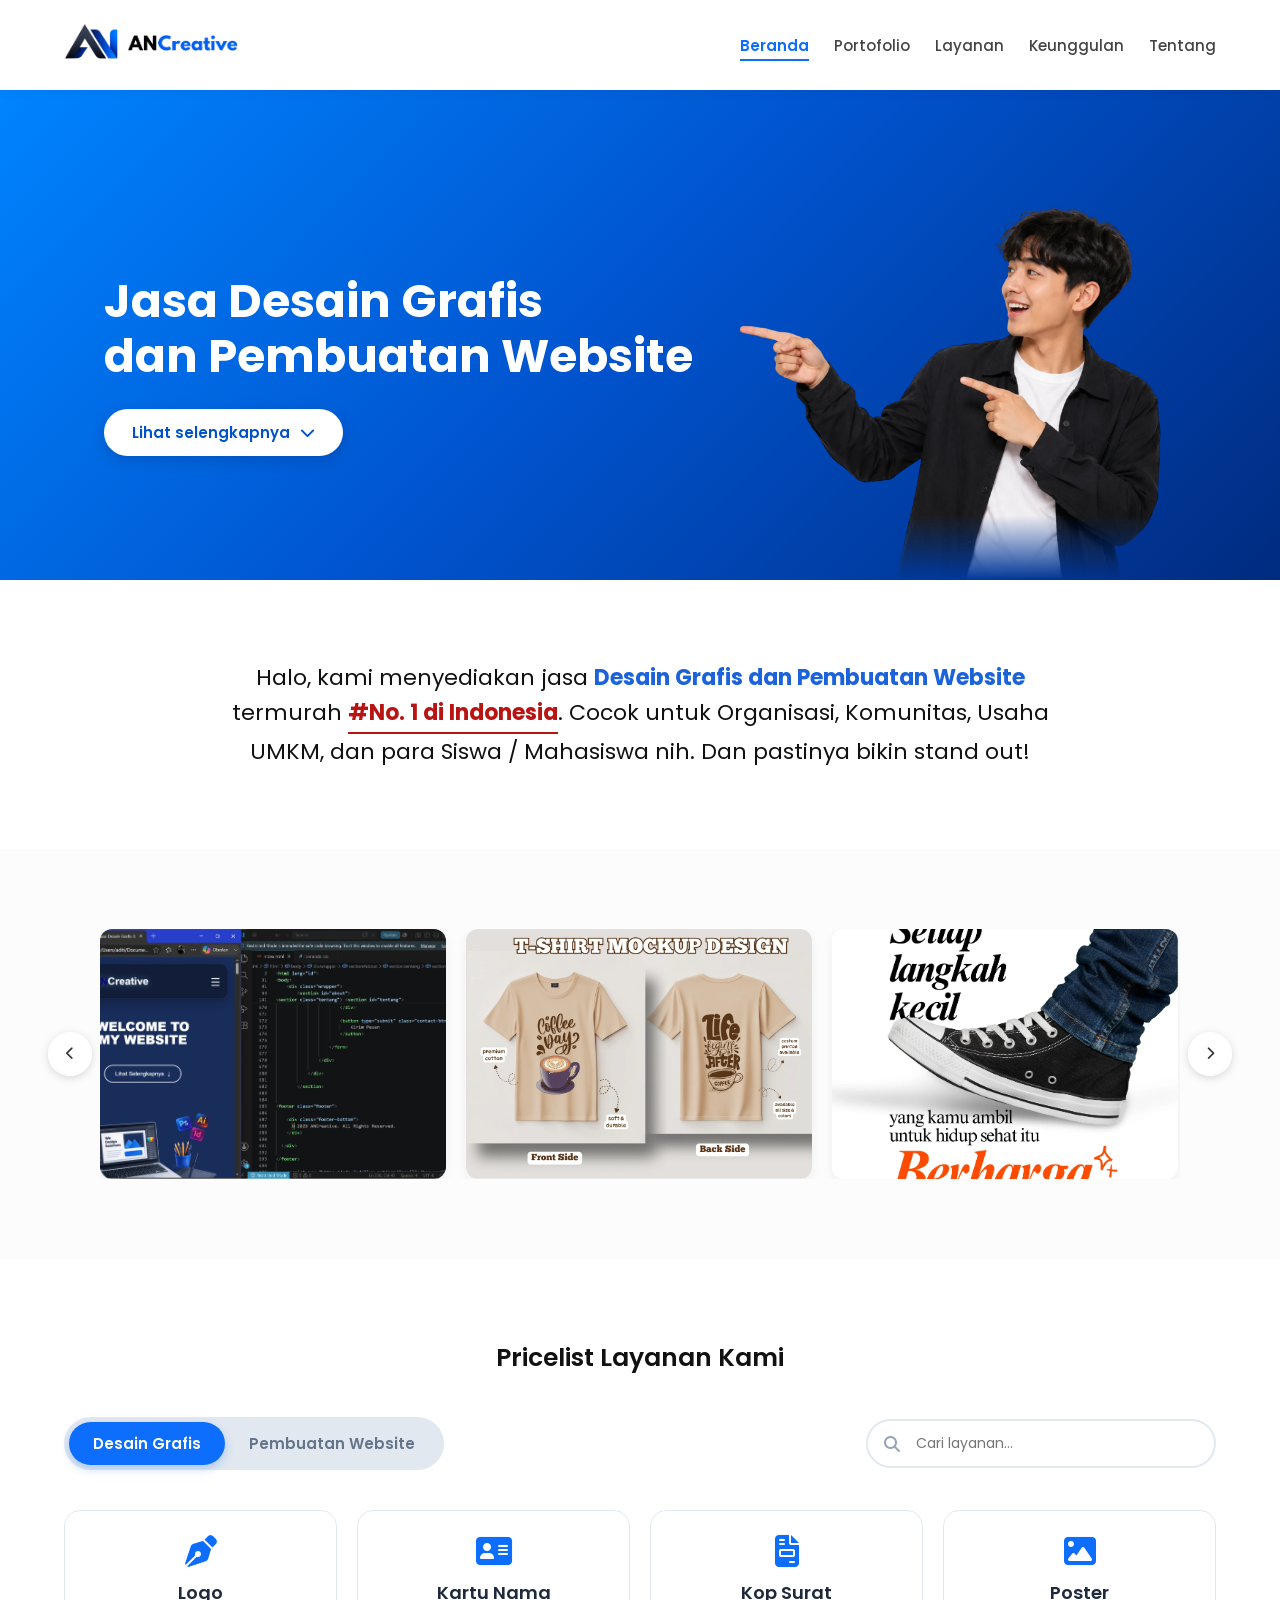
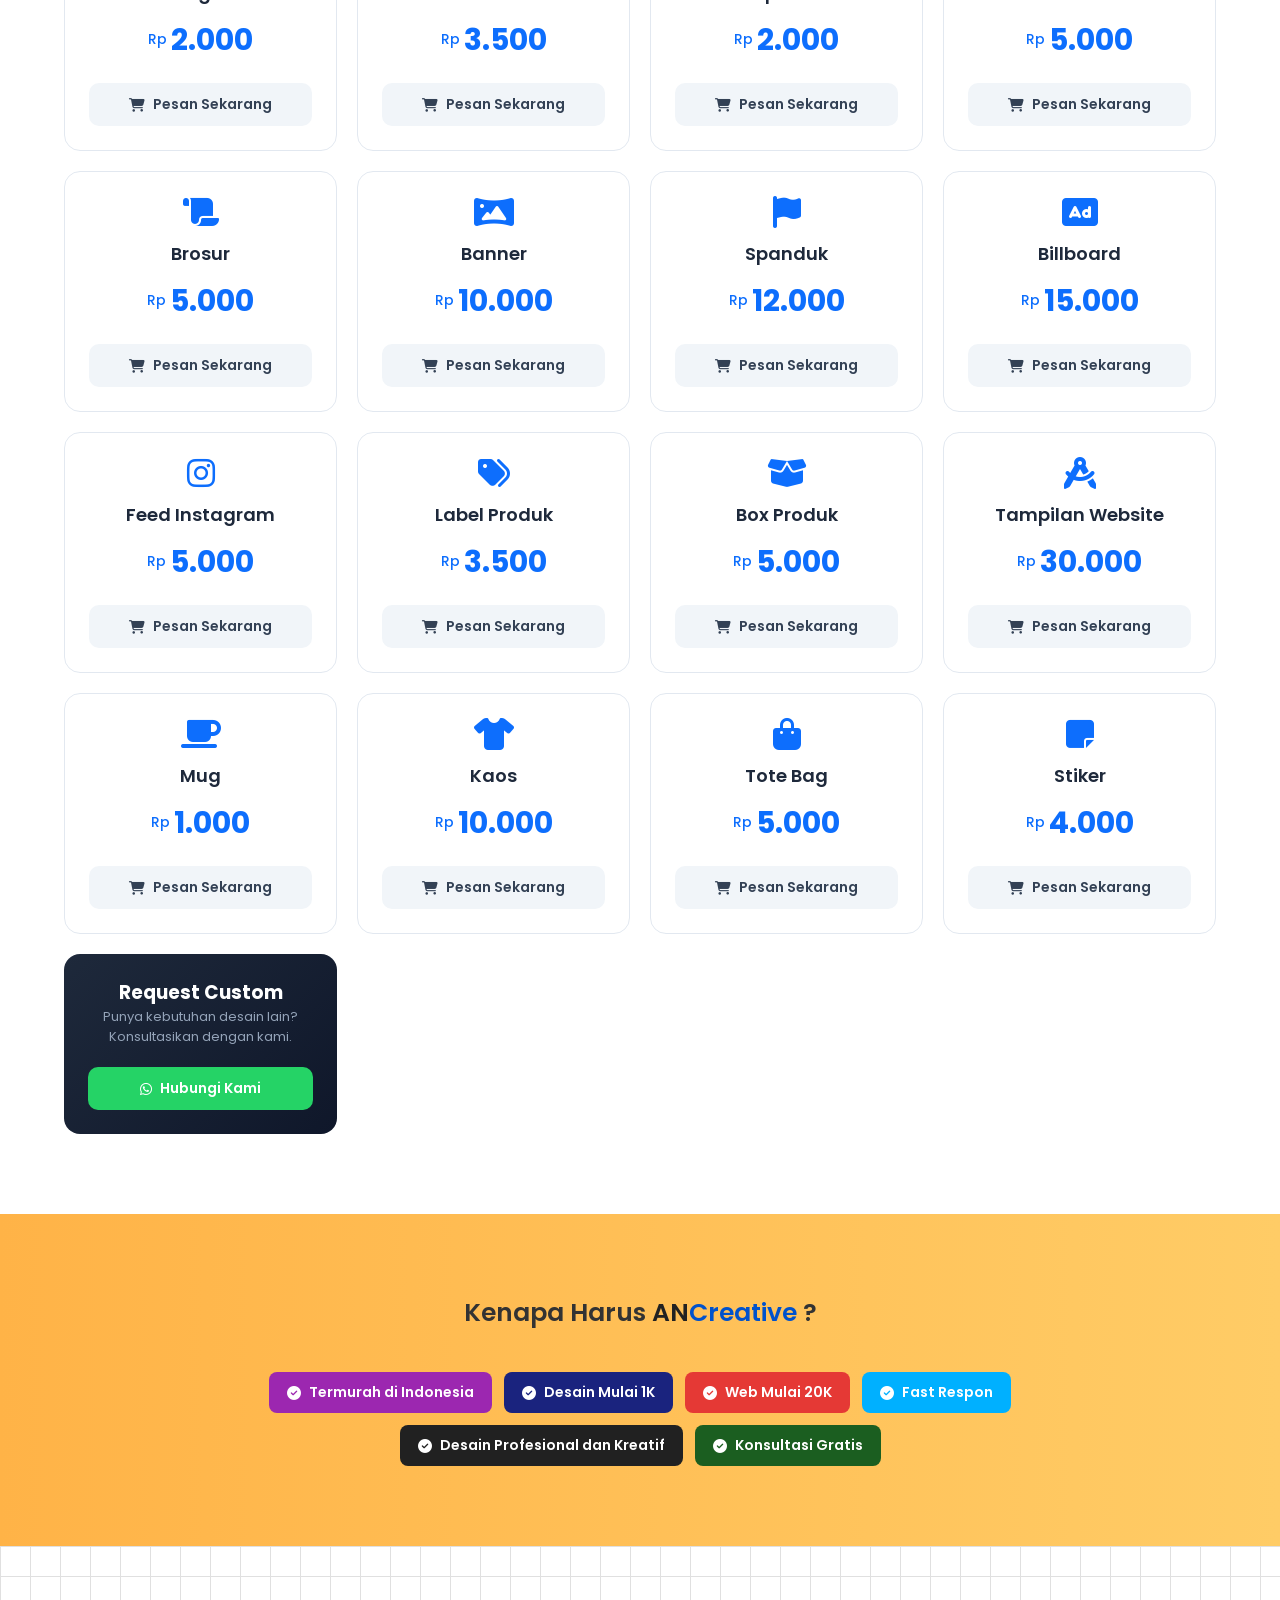
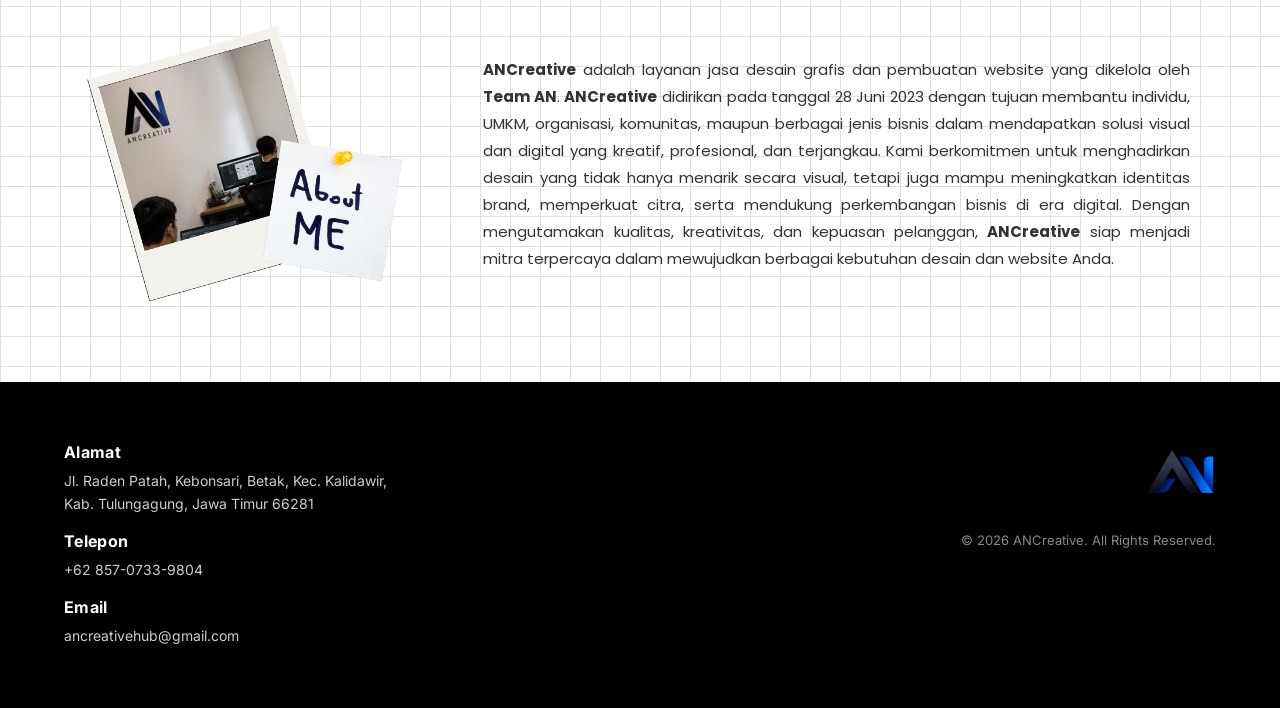
<file: index.html>
<!DOCTYPE html>
<html lang="id">
<head>
    <meta charset="UTF-8">
    <meta name="viewport" content="width=device-width, initial-scale=1.0">
    
    <title>ANCreative - Jasa Desain Grafis & Pembuatan Website Murah No. 1</title>
    <meta name="description" content="Jasa desain grafis dan pembuatan website termurah #No. 1 di Indonesia. Melayani pembuatan logo, poster, banner, landing page, dan web profile profesional untuk UMKM dan mahasiswa.">
    <meta name="keywords" content="jasa desain grafis, pembuatan website, desain logo murah, website umkm, ancreative, indonesia, website sekolah, landing page, tulungagung">
    <meta name="robots" content="index, follow">
    <meta name="author" content="ANCreative Team">
    
    <meta property="og:type" content="website">
    <meta property="og:title" content="ANCreative - Jasa Desain Grafis & Pembuatan Website Murah">
    <meta property="og:description" content="Solusi visual dan digital kreatif, profesional, dan terjangkau untuk UMKM, organisasi, dan mahasiswa.">
    <meta property="og:url" content="https://ancreative.vercel.app"> 
    <meta property="og:image" content="logo ANCreative.webp">
    <meta property="og:locale" content="id_ID">

    <meta name="twitter:card" content="summary_large_image">
    <meta name="twitter:title" content="ANCreative - Jasa Desain Grafis & Pembuatan Website Murah">
    <meta name="twitter:description" content="Solusi visual dan digital kreatif, profesional, dan terjangkau untuk UMKM, organisasi, dan mahasiswa.">
    <meta name="twitter:image" content="logo ANCreative.webp">

    <link rel="canonical" href="https://ancreative.vercel.app">

    <link rel="preconnect" href="https://fonts.googleapis.com">
    <link rel="preconnect" href="https://fonts.gstatic.com" crossorigin>
    <link href="https://fonts.googleapis.com/css2?family=Poppins:wght@300;400;500;600;700&family=Inter:wght@400;700&family=Schoolbell&display=swap" rel="stylesheet">
    
    <link rel="stylesheet" href="https://cdnjs.cloudflare.com/ajax/libs/font-awesome/6.4.0/css/all.min.css" integrity="sha512-iecdLmaskl7CVkqkXNQ/ZH/XLlvWZOJyj7Yy7tcenmpD1ypASozpmT/E0iPtmFIB46ZmdtAc9eNBvH0H/ZpiBw==" crossorigin="anonymous" referrerpolicy="no-referrer" media="print" onload="this.media='all'">
    <link rel="stylesheet" href="beranda.css">

    <script type="application/ld+json">
    {
      "@context": "https://schema.org",
      "@type": "LocalBusiness",
      "name": "ANCreative",
      "image": "https://ancreative.vercel.app/logo%20ANCreative.webp",
      "description": "Jasa desain grafis dan pembuatan website termurah #No. 1 di Indonesia.",
      "url": "https://ancreative.vercel.app",
      "telephone": "+6285707339804",
      "address": {
        "@type": "PostalAddress",
        "streetAddress": "Jl. Raden Patah, Kebonsari, Betak, Kec. Kalidawir",
        "addressLocality": "Tulungagung",
        "addressRegion": "Jawa Timur",
        "postalCode": "66281",
        "addressCountry": "ID"
      },
      "priceRange": "RP"
    }
    </script>
</head>

<body>

    <header>
        <nav class="navbar" aria-label="Navigasi Utama">
            <div class="nav-container">
                <div class="logo">
                    <img src="logo ANCreative.webp" alt="ANCreative Logo" class="logo-img" width="150" height="50" decoding="sync">
                </div>
                <button class="menu-toggle" id="mobile-menu" aria-label="Buka Menu Navigasi" aria-expanded="false" aria-controls="nav-menu">
                    <span class="bar"></span>
                    <span class="bar"></span>
                    <span class="bar"></span>
                </button>
                <ul class="nav-menu" id="nav-menu">
                    <li><a href="#beranda" class="nav-link active">Beranda</a></li>
                    <li><a href="#portofolio" class="nav-link">Portofolio</a></li>
                    <li><a href="#layanan" class="nav-link">Layanan</a></li>
                    <li><a href="#keunggulan" class="nav-link">Keunggulan</a></li>
                    <li><a href="#tentang" class="nav-link">Tentang</a></li>
                </ul>
            </div>
        </nav>
    </header>

    <main>
        <section id="beranda" class="hero page-section">
            <div class="hero-container">
                <div class="hero-content">
                    <h1>Jasa Desain Grafis<br>dan Pembuatan Website</h1>
                    <a href="#portofolio" class="btn-cta">
                        Lihat selengkapnya <i class="fas fa-chevron-down"></i>
                    </a>
                </div>
                <div class="hero-image">
                    <img src="Orang.webp" alt="Model ANCreative menunjuk ke arah teks layanan" fetchpriority="high" decoding="sync" width="450" height="450">
                </div>
            </div>
        </section>

        <section class="intro scroll-animate fade-up">
            <p>
                Halo, kami menyediakan jasa <span class="highlight-blue">Desain Grafis dan Pembuatan Website</span> 
                termurah <span class="highlight-red-underline">#No. 1 di Indonesia</span>. Cocok untuk Organisasi, Komunitas, 
                Usaha UMKM, dan para Siswa / Mahasiswa nih. Dan pastinya bikin stand out!
            </p>
        </section>

        <section id="portofolio" class="portfolio-slider scroll-animate scale-up page-section">
            <div class="slider-container">
                <button class="slider-btn prev-btn" aria-label="Slide Sebelumnya"><i class="fas fa-chevron-left"></i></button>
                <div class="slider-wrapper">
                    <div class="slider-track">
                        <div class="slider-item"><img src="porto1.webp" alt="Portofolio Desain Grafis ANCreative 1" loading="lazy" decoding="async" width="360" height="250"></div>
                        <div class="slider-item"><img src="porto2.webp" alt="Portofolio Pembuatan Website ANCreative 2" loading="lazy" decoding="async" width="360" height="250"></div>
                        <div class="slider-item"><img src="porto3.webp" alt="Portofolio Kreatif ANCreative 3" loading="lazy" decoding="async" width="360" height="250"></div>
                        <div class="slider-item"><img src="porto4.webp" alt="Portofolio Digital ANCreative 4" loading="lazy" decoding="async" width="360" height="250"></div>
                    </div>
                </div>
                <button class="slider-btn next-btn" aria-label="Slide Selanjutnya"><i class="fas fa-chevron-right"></i></button>
            </div>
        </section>

        <section id="layanan" class="services page-section scroll-animate fade-up">
            <div class="services-container">
                <div class="services-header">
                    <h2>Pricelist Layanan Kami</h2>
                </div>

                <div class="pl-controls">
                    <div class="pl-tabs">
                        <button class="pl-tab-btn active" id="btn-dg" onclick="switchPricelistTab('desain-grafis')">Desain Grafis</button>
                        <button class="pl-tab-btn" id="btn-web" onclick="switchPricelistTab('pembuatan-website')">Pembuatan Website</button>
                    </div>
                    <div class="pl-search-wrapper">
                        <i class="fa-solid fa-magnifying-glass" aria-hidden="true"></i>
                        <input type="text" class="pl-search-input" id="pl-searchBar" placeholder="Cari layanan..." onkeyup="searchLayananItem()" aria-label="Cari pricelist layanan">
                    </div>
                </div>
                
                <div id="desain-grafis" class="pl-price-panel active">
                    <div class="pl-card" data-name="logo">
                        <div class="pl-card-header">
                            <i class="fa-solid fa-pen-nib pl-card-icon"></i>
                            <h3>Logo</h3>
                        </div>
                        <div class="pl-card-price"><span class="currency">Rp</span> <span class="amount">2.000</span></div>
                        <a href="..." target="_blank" rel="noopener noreferrer" class="pl-btn"><i class="fa-solid fa-cart-shopping"></i> Pesan Sekarang</a>
                    </div>
                    <div class="pl-card" data-name="kartu nama">
                        <div class="pl-card-header">
                            <i class="fa-solid fa-address-card pl-card-icon"></i>
                            <h3>Kartu Nama</h3>
                        </div>
                        <div class="pl-card-price"><span class="currency">Rp</span> <span class="amount">3.500</span></div>
                        <a href="..." target="_blank" rel="noopener noreferrer" class="pl-btn"><i class="fa-solid fa-cart-shopping"></i> Pesan Sekarang</a>
                    </div>
                    <div class="pl-card" data-name="kop surat">
                        <div class="pl-card-header">
                            <i class="fa-solid fa-file-invoice pl-card-icon"></i>
                            <h3>Kop Surat</h3>
                        </div>
                        <div class="pl-card-price"><span class="currency">Rp</span> <span class="amount">2.000</span></div>
                        <a href="..." target="_blank" rel="noopener noreferrer" class="pl-btn"><i class="fa-solid fa-cart-shopping"></i> Pesan Sekarang</a>
                    </div>
                    <div class="pl-card" data-name="poster">
                        <div class="pl-card-header">
                            <i class="fa-solid fa-image pl-card-icon"></i>
                            <h3>Poster</h3>
                        </div>
                        <div class="pl-card-price"><span class="currency">Rp</span> <span class="amount">5.000</span></div>
                        <a href="..." target="_blank" rel="noopener noreferrer" class="pl-btn"><i class="fa-solid fa-cart-shopping"></i> Pesan Sekarang</a>
                    </div>
                    <div class="pl-card" data-name="brosur">
                        <div class="pl-card-header">
                            <i class="fa-solid fa-scroll pl-card-icon"></i>
                            <h3>Brosur</h3>
                        </div>
                        <div class="pl-card-price"><span class="currency">Rp</span> <span class="amount">5.000</span></div>
                        <a href="..." target="_blank" rel="noopener noreferrer" class="pl-btn"><i class="fa-solid fa-cart-shopping"></i> Pesan Sekarang</a>
                    </div>
                    <div class="pl-card" data-name="banner">
                        <div class="pl-card-header">
                            <i class="fa-solid fa-panorama pl-card-icon"></i>
                            <h3>Banner</h3>
                        </div>
                        <div class="pl-card-price"><span class="currency">Rp</span> <span class="amount">10.000</span></div>
                        <a href="..." target="_blank" rel="noopener noreferrer" class="pl-btn"><i class="fa-solid fa-cart-shopping"></i> Pesan Sekarang</a>
                    </div>
                    <div class="pl-card" data-name="spanduk">
                        <div class="pl-card-header">
                            <i class="fa-solid fa-flag pl-card-icon"></i>
                            <h3>Spanduk</h3>
                        </div>
                        <div class="pl-card-price"><span class="currency">Rp</span> <span class="amount">12.000</span></div>
                        <a href="..." target="_blank" rel="noopener noreferrer" class="pl-btn"><i class="fa-solid fa-cart-shopping"></i> Pesan Sekarang</a>
                    </div>
                    <div class="pl-card" data-name="billboard">
                        <div class="pl-card-header">
                            <i class="fa-solid fa-ad pl-card-icon"></i>
                            <h3>Billboard</h3>
                        </div>
                        <div class="pl-card-price"><span class="currency">Rp</span> <span class="amount">15.000</span></div>
                        <a href="..." target="_blank" rel="noopener noreferrer" class="pl-btn"><i class="fa-solid fa-cart-shopping"></i> Pesan Sekarang</a>
                    </div>
                    <div class="pl-card" data-name="feed instagram">
                        <div class="pl-card-header">
                            <i class="fa-brands fa-instagram pl-card-icon"></i>
                            <h3>Feed Instagram</h3>
                        </div>
                        <div class="pl-card-price"><span class="currency">Rp</span> <span class="amount">5.000</span></div>
                        <a href="..." target="_blank" rel="noopener noreferrer" class="pl-btn"><i class="fa-solid fa-cart-shopping"></i> Pesan Sekarang</a>
                    </div>
                    <div class="pl-card" data-name="label produk">
                        <div class="pl-card-header">
                            <i class="fa-solid fa-tags pl-card-icon"></i>
                            <h3>Label Produk</h3>
                        </div>
                        <div class="pl-card-price"><span class="currency">Rp</span> <span class="amount">3.500</span></div>
                        <a href="..." target="_blank" rel="noopener noreferrer" class="pl-btn"><i class="fa-solid fa-cart-shopping"></i> Pesan Sekarang</a>
                    </div>
                    <div class="pl-card" data-name="box produk">
                        <div class="pl-card-header">
                            <i class="fa-solid fa-box-open pl-card-icon"></i>
                            <h3>Box Produk</h3>
                        </div>
                        <div class="pl-card-price"><span class="currency">Rp</span> <span class="amount">5.000</span></div>
                        <a href="..." target="_blank" rel="noopener noreferrer" class="pl-btn"><i class="fa-solid fa-cart-shopping"></i> Pesan Sekarang</a>
                    </div>
                    <div class="pl-card" data-name="tampilan website UI UX">
                        <div class="pl-card-header">
                            <i class="fa-solid fa-compass-drafting pl-card-icon"></i>
                            <h3>Tampilan Website</h3>
                        </div>
                        <div class="pl-card-price"><span class="currency">Rp</span> <span class="amount">30.000</span></div>
                        <a href="..." target="_blank" rel="noopener noreferrer" class="pl-btn"><i class="fa-solid fa-cart-shopping"></i> Pesan Sekarang</a>
                    </div>
                    <div class="pl-card" data-name="mug">
                        <div class="pl-card-header">
                            <i class="fa-solid fa-mug-saucer pl-card-icon"></i>
                            <h3>Mug</h3>
                        </div>
                        <div class="pl-card-price"><span class="currency">Rp</span> <span class="amount">1.000</span></div>
                        <a href="..." target="_blank" rel="noopener noreferrer" class="pl-btn"><i class="fa-solid fa-cart-shopping"></i> Pesan Sekarang</a>
                    </div>
                    <div class="pl-card" data-name="kaos">
                        <div class="pl-card-header">
                            <i class="fa-solid fa-shirt pl-card-icon"></i>
                            <h3>Kaos</h3>
                        </div>
                        <div class="pl-card-price"><span class="currency">Rp</span> <span class="amount">10.000</span></div>
                        <a href="..." target="_blank" rel="noopener noreferrer" class="pl-btn"><i class="fa-solid fa-cart-shopping"></i> Pesan Sekarang</a>
                    </div>
                    <div class="pl-card" data-name="tote bag">
                        <div class="pl-card-header">
                            <i class="fa-solid fa-bag-shopping pl-card-icon"></i>
                            <h3>Tote Bag</h3>
                        </div>
                        <div class="pl-card-price"><span class="currency">Rp</span> <span class="amount">5.000</span></div>
                        <a href="..." target="_blank" rel="noopener noreferrer" class="pl-btn"><i class="fa-solid fa-cart-shopping"></i> Pesan Sekarang</a>
                    </div>
                    <div class="pl-card" data-name="stiker">
                        <div class="pl-card-header">
                            <i class="fa-solid fa-note-sticky pl-card-icon"></i>
                            <h3>Stiker</h3>
                        </div>
                        <div class="pl-card-price"><span class="currency">Rp</span> <span class="amount">4.000</span></div>
                        <a href="..." target="_blank" rel="noopener noreferrer" class="pl-btn"><i class="fa-solid fa-cart-shopping"></i> Pesan Sekarang</a>
                    </div>  
                    <div class="pl-card custom-card">
                        <div>
                            <h3>Request Custom</h3>
                            <p>Punya kebutuhan desain lain? Konsultasikan dengan kami.</p>
                        </div>
                        <a href="https://wa.me/6285707339804?text=Halo%20Admin%20ANCreative,%20saya%20ingin%20konsultasi%20request%20custom%20desain" target="_blank" rel="noopener noreferrer" class="pl-btn"><i class="fa-brands fa-whatsapp"></i> Hubungi Kami</a>
                    </div>
                </div>

                <div id="pembuatan-website" class="pl-price-panel">
                    <div class="pl-card" data-name="website company profile perusahaan">
                        <div class="pl-card-header">
                            <i class="fa-solid fa-building pl-card-icon"></i>
                            <h3>Website Company Profile</h3>
                        </div>
                        <div class="pl-card-price"><span class="currency">Rp</span> <span class="amount">35.000</span></div>
                        <a href="..." target="_blank" rel="noopener noreferrer" class="pl-btn"><i class="fa-solid fa-cart-shopping"></i> Pesan Sekarang</a>
                    </div>
                    <div class="pl-card" data-name="landing page">
                        <div class="pl-card-header">
                            <i class="fa-solid fa-window-restore pl-card-icon"></i>
                            <h3>Landing Page</h3>
                        </div>
                        <div class="pl-card-price"><span class="currency">Rp</span> <span class="amount">20.000</span></div>
                        <a href="..." target="_blank" rel="noopener noreferrer" class="pl-btn"><i class="fa-solid fa-cart-shopping"></i> Pesan Sekarang</a>
                    </div>
                    <div class="pl-card" data-name="website portofolio">
                        <div class="pl-card-header">
                            <i class="fa-solid fa-id-badge pl-card-icon"></i>
                            <h3>Website Portofolio</h3>
                        </div>
                        <div class="pl-card-price"><span class="currency">Rp</span> <span class="amount">20.000</span></div>
                        <a href="..." target="_blank" rel="noopener noreferrer" class="pl-btn"><i class="fa-solid fa-cart-shopping"></i> Pesan Sekarang</a>
                    </div>
                    <div class="pl-card" data-name="website sekolah">
                        <div class="pl-card-header">
                            <i class="fa-solid fa-school pl-card-icon"></i>
                            <h3>Website School</h3>
                        </div>
                        <div class="pl-card-price"><span class="currency">Rp</span> <span class="amount">30.000</span></div>
                        <a href="..." target="_blank" rel="noopener noreferrer" class="pl-btn"><i class="fa-solid fa-cart-shopping"></i> Pesan Sekarang</a>
                    </div>
                    <div class="pl-card" data-name="website organisasi komunitas">
                        <div class="pl-card-header">
                            <i class="fa-solid fa-users pl-card-icon"></i>
                            <h3>Website Organisasi / Komunitas</h3>
                        </div>
                        <div class="pl-card-price"><span class="currency">Rp</span> <span class="amount">35.000</span></div>
                        <a href="..." target="_blank" rel="noopener noreferrer" class="pl-btn"><i class="fa-solid fa-cart-shopping"></i> Pesan Sekarang</a>
                    </div>
                    <div class="pl-card" data-name="website event acara">
                        <div class="pl-card-header">
                            <i class="fa-solid fa-calendar-days pl-card-icon"></i>
                            <h3>Website Event</h3>
                        </div>
                        <div class="pl-card-price"><span class="currency">Rp</span> <span class="amount">25.000</span></div>
                        <a href="..." target="_blank" rel="noopener noreferrer" class="pl-btn"><i class="fa-solid fa-cart-shopping"></i> Pesan Sekarang</a>
                    </div>
                    <div class="pl-card custom-card">
                        <div>
                            <h3>Request Custom</h3>
                            <p>Butuh sistem web custom atau e-commerce? Hubungi kami.</p>
                        </div>
                        <a href="https://wa.me/6285707339804?text=Halo%20Admin%20ANCreative,%20saya%20ingin%20konsultasi%20request%20custom%20website" target="_blank" rel="noopener noreferrer" class="pl-btn"><i class="fa-brands fa-whatsapp"></i> Hubungi Kami</a>
                    </div>
                </div>

                <div class="pl-no-results" id="pl-noResults">
                    <i class="fa-solid fa-magnifying-glass"></i>
                    <p>Layanan yang Anda cari tidak ditemukan.</p>
                </div>
            </div>
        </section>

        <section id="keunggulan" class="advantages scroll-animate fade-up page-section">
            <h2>Kenapa Harus <span class="brand-dark">AN</span><span class="brand-blue">Creative</span> ?</h2>
            <div class="tags-container">
                <div class="tag tag-purple"><i class="fas fa-check-circle"></i> Termurah di Indonesia</div>
                <div class="tag tag-blue-dark"><i class="fas fa-check-circle"></i> Desain Mulai 1K</div>
                <div class="tag tag-red"><i class="fas fa-check-circle"></i> Web Mulai 20K</div>
                <div class="tag tag-cyan"><i class="fas fa-check-circle"></i> Fast Respon</div>
                <div class="tag tag-black"><i class="fas fa-check-circle"></i> Desain Profesional dan Kreatif</div>
                <div class="tag tag-green"><i class="fas fa-check-circle"></i> Konsultasi Gratis</div>
            </div>
        </section>

        <section id="tentang" class="about-me scroll-animate slide-in page-section">
            <div class="about-container">
                <div class="about-visual">
                    <div class="polaroid">
                        <img src="tentang.webp" alt="Tim Kreatif ANCreative Tulungagung sedang bekerja" loading="lazy" decoding="async" width="380" height="380">
                    </div>
                </div>
                <div class="about-text">
                    <p><strong>ANCreative</strong> adalah layanan jasa desain grafis dan pembuatan website yang dikelola oleh <strong>Team AN</strong>. <strong>ANCreative</strong> didirikan pada tanggal 28 Juni 2023 dengan tujuan membantu individu, UMKM, organisasi, komunitas, maupun berbagai jenis bisnis dalam mendapatkan solusi visual dan digital yang kreatif, profesional, dan terjangkau. Kami berkomitmen untuk menghadirkan desain yang tidak hanya menarik secara visual, tetapi juga mampu meningkatkan identitas brand, memperkuat citra, serta mendukung perkembangan bisnis di era digital. Dengan mengutamakan kualitas, kreativitas, dan kepuasan pelanggan, <strong>ANCreative</strong> siap menjadi mitra terpercaya dalam mewujudkan berbagai kebutuhan desain dan website Anda.</p>
                </div>
            </div>
        </section>
    </main>

    <footer class="footer page-section">
        <div class="footer-container">
            <div class="footer-info">
                <h3>Alamat</h3>
                <address>
                    Jl. Raden Patah, Kebonsari, Betak, Kec. Kalidawir,<br>
                    Kab. Tulungagung, Jawa Timur 66281
                </address>
                
                <h3>Telepon</h3>
                <p><a href="tel:+6285707339804" style="color: inherit; text-decoration: none;">+62 857-0733-9804</a></p>
                
                <h3>Email</h3>
                <p><a href="mailto:ancreativehub@gmail.com" style="color: inherit; text-decoration: none;">ancreativehub@gmail.com</a></p>
            </div>
            <div class="footer-right">
                <div class="footer-logo">
                    <img src="logo ANcreative (2).webp" alt="ANCreative Logo Hitam" class="logo-img" width="150" height="50" loading="lazy">
                </div>
                <div class="copyright">
                    &copy; 2026 ANCreative. All Rights Reserved.
                </div>
            </div>
        </div>
    </footer>

    <script>
    document.addEventListener('DOMContentLoaded', () => {
        // --- NAVIGASI MOBILE & ACCESSIBILITY ---
        const mobileMenuBtn = document.getElementById('mobile-menu');
        const navMenu = document.getElementById('nav-menu');
        const navLinks = document.querySelectorAll('.nav-menu a');

        mobileMenuBtn.addEventListener('click', () => {
            const isActive = navMenu.classList.toggle('active');
            mobileMenuBtn.classList.toggle('is-active');
            mobileMenuBtn.setAttribute('aria-expanded', isActive);
        });

        navLinks.forEach(link => {
            link.addEventListener('click', () => {
                navMenu.classList.remove('active');
                mobileMenuBtn.classList.remove('is-active');
                mobileMenuBtn.setAttribute('aria-expanded', 'false');
                navLinks.forEach(item => item.classList.remove('active'));
                link.classList.add('active');
            });
        });

        // --- CAROUSEL SLIDER OPTIMIZED (PERFORMANCE BOOST) ---
        const track = document.querySelector('.slider-track');
        const items = document.querySelectorAll('.slider-item');
        const nextBtn = document.querySelector('.next-btn');
        const prevBtn = document.querySelector('.prev-btn');

        if (track && items.length > 0) {
            let currentIndex = 0;
            let startX = 0;
            let currentX = 0;
            let isDragging = false;

            const getItemsPerView = () => window.innerWidth >= 769 ? 3 : 1;

            const updateSlider = () => {
                const itemsPerView = getItemsPerView();
                const maxIndex = Math.max(0, items.length - itemsPerView);

                if (currentIndex > maxIndex) currentIndex = maxIndex;
                if (currentIndex < 0) currentIndex = 0;

                const itemWidth = items[0].getBoundingClientRect().width;
                const gap = 20; 
                const moveDistance = currentIndex * (itemWidth + gap);
                
                requestAnimationFrame(() => {
                    track.style.transition = "transform 0.5s cubic-bezier(0.25, 1, 0.5, 1)";
                    track.style.transform = `translateX(-${moveDistance}px)`;
                });
            };

            nextBtn.addEventListener('click', () => {
                const maxIndex = Math.max(0, items.length - getItemsPerView());
                currentIndex = (currentIndex < maxIndex) ? currentIndex + 1 : 0;
                updateSlider();
            });

            prevBtn.addEventListener('click', () => {
                currentIndex = (currentIndex > 0) ? currentIndex - 1 : Math.max(0, items.length - getItemsPerView());
                updateSlider();
            });

            track.addEventListener('touchstart', (e) => {
                startX = e.touches[0].clientX;
                currentX = startX;
                isDragging = true;
                track.style.transition = 'none';
            }, { passive: true });

            track.addEventListener('touchmove', (e) => {
                if (!isDragging) return;
                currentX = e.touches[0].clientX;
                const diffX = currentX - startX;
                const itemWidth = items[0].getBoundingClientRect().width;
                const currentTranslation = -currentIndex * (itemWidth + 20);
                
                requestAnimationFrame(() => {
                    track.style.transform = `translateX(${currentTranslation + diffX}px)`;
                });
            }, { passive: true });

            track.addEventListener('touchend', () => {
                if (!isDragging) return;
                isDragging = false;
                const diffX = currentX - startX;
                const swipeThreshold = 50;

                if (diffX < -swipeThreshold && currentIndex < (items.length - getItemsPerView())) {
                    currentIndex++;
                } else if (diffX > swipeThreshold && currentIndex > 0) {
                    currentIndex--;
                }
                updateSlider();
            });

            let resizeTimeout;
            window.addEventListener('resize', () => {
                clearTimeout(resizeTimeout);
                resizeTimeout = setTimeout(updateSlider, 100);
            });
            updateSlider();
        }

        // --- MODERN INTERSECTION OBSERVER FOR ANIMATIONS ---
        const scrollObserver = new IntersectionObserver((entries) => {
            entries.forEach(entry => {
                if (entry.isIntersecting) {
                    requestAnimationFrame(() => {
                        entry.target.classList.add('animated');
                    });
                    scrollObserver.unobserve(entry.target); 
                }
            });
        }, { root: null, threshold: 0.1 });

        document.querySelectorAll('.scroll-animate').forEach(el => scrollObserver.observe(el));

        // --- OPTIMIZED SCROLLSPY (FAST & FLUID) ---
        const sectionsList = document.querySelectorAll('.page-section');
        const navbarOffset = 110;

        const scrollSpy = () => {
            let currentSectionId = '';
            const scrollPos = window.scrollY || document.documentElement.scrollTop;

            sectionsList.forEach(section => {
                if (scrollPos >= section.offsetTop - navbarOffset) {
                    currentSectionId = section.getAttribute('id');
                }
            });

            if (currentSectionId) {
                navLinks.forEach(link => {
                    link.classList.toggle('active', link.getAttribute('href') === `#${currentSectionId}`);
                });
            }
        };

        let ticking = false;
        window.addEventListener('scroll', () => {
            if (!ticking) {
                window.requestAnimationFrame(() => {
                    scrollSpy();
                    ticking = false;
                });
                ticking = true;
            }
        });
    });

    // --- TAB PRICELIST SWITCHER ---
    function switchPricelistTab(tabId) {
        document.querySelectorAll('.pl-price-panel').forEach(panel => panel.classList.remove('active'));
        document.querySelectorAll('.pl-tab-btn').forEach(btn => btn.classList.remove('active'));

        const activePanel = document.getElementById(tabId);
        if(activePanel) activePanel.classList.add('active');
        
        document.getElementById(tabId === 'desain-grafis' ? 'btn-dg' : 'btn-web').classList.add('active');
        document.getElementById('pl-searchBar').value = '';
        searchLayananItem();
    }

    // --- LIVE SEARCH LOGIC ---
    function searchLayananItem() {
        const input = document.getElementById('pl-searchBar').value.toLowerCase();
        const activePanel = document.querySelector('.pl-price-panel.active');
        if (!activePanel) return;
        
        const cards = activePanel.getElementsByClassName('pl-card');
        const noResults = document.getElementById('pl-noResults');
        let hasVisibleCard = false;

        for (let i = 0; i < cards.length; i++) {
            if (cards[i].classList.contains('custom-card')) {
                cards[i].style.display = (input === "") ? "flex" : "none";
                continue;
            }

            let serviceName = cards[i].getAttribute('data-name');
            if (serviceName && serviceName.includes(input)) {
                cards[i].style.display = "flex";
                hasVisibleCard = true;
            } else {
                cards[i].style.display = "none";
            }
        }
        noResults.style.display = (!hasVisibleCard && input !== "") ? "block" : "none";
    }
    </script>
</body>
</html>
</file>
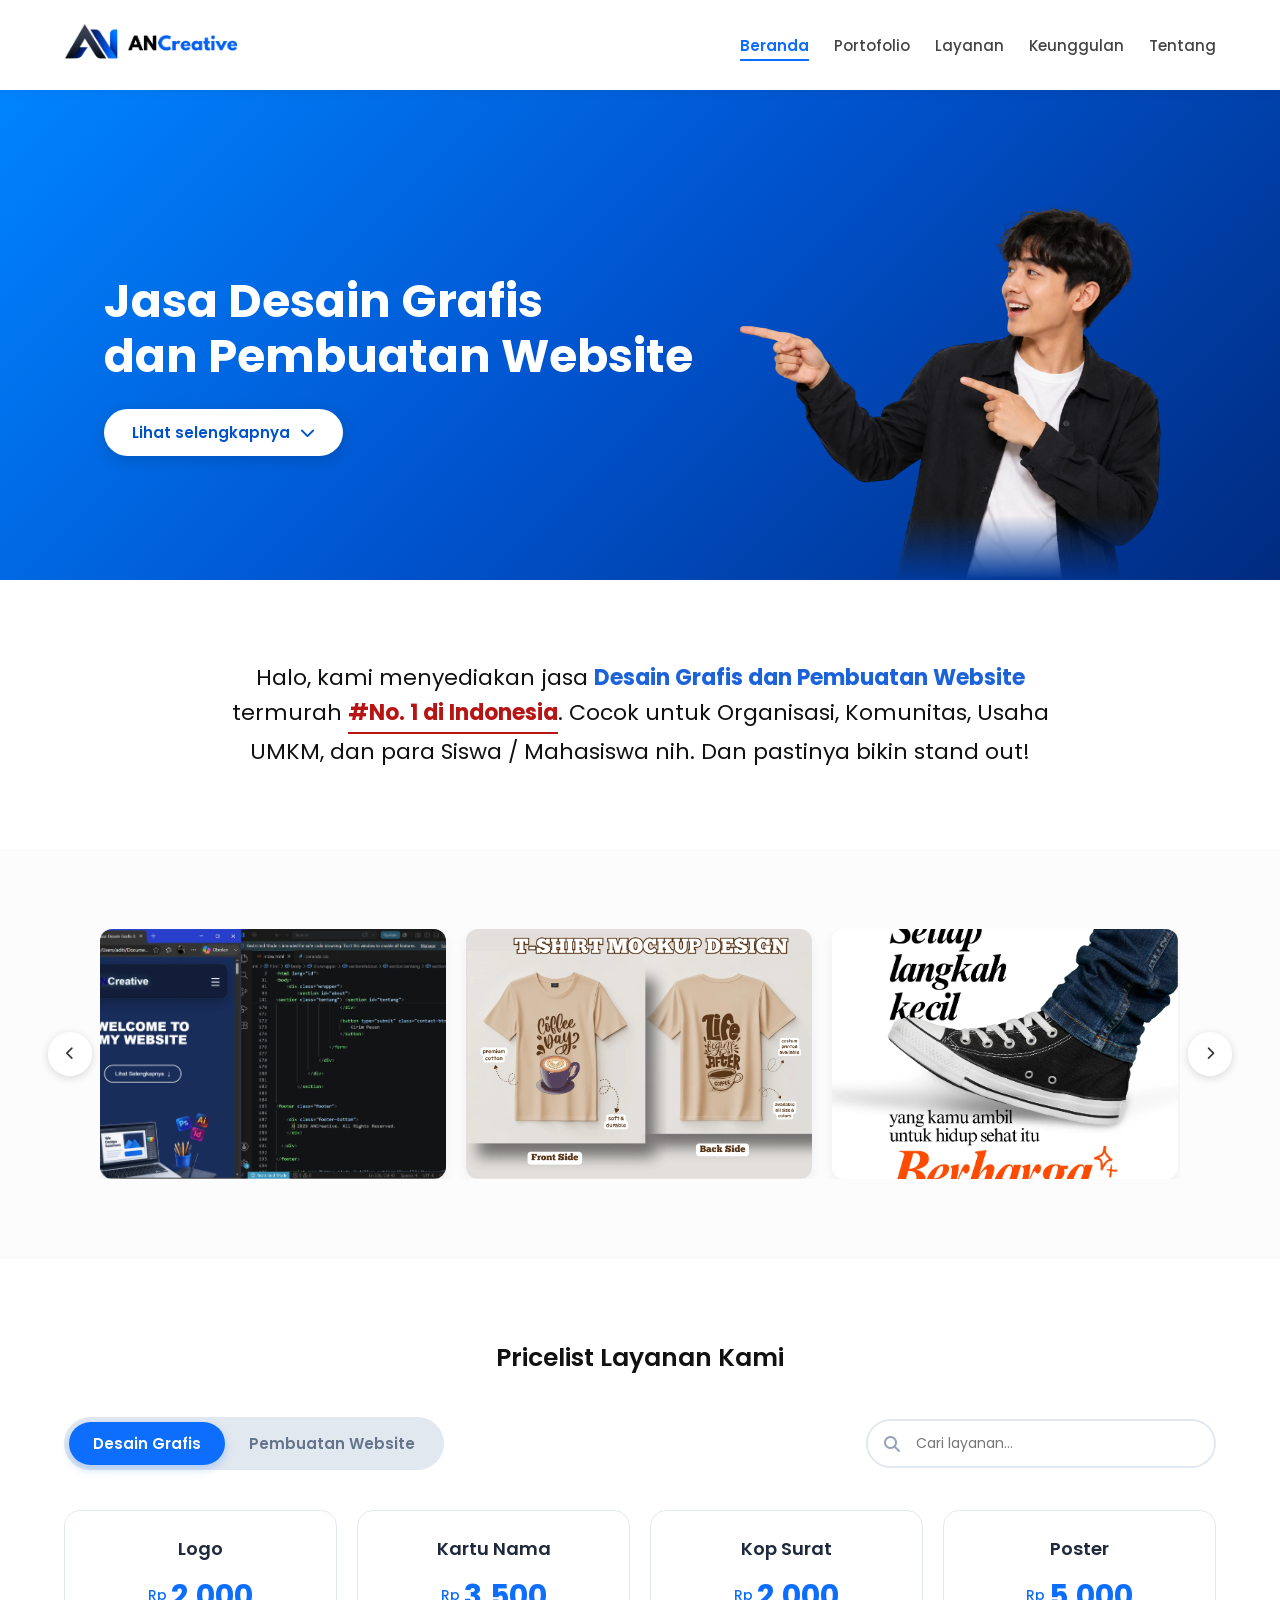
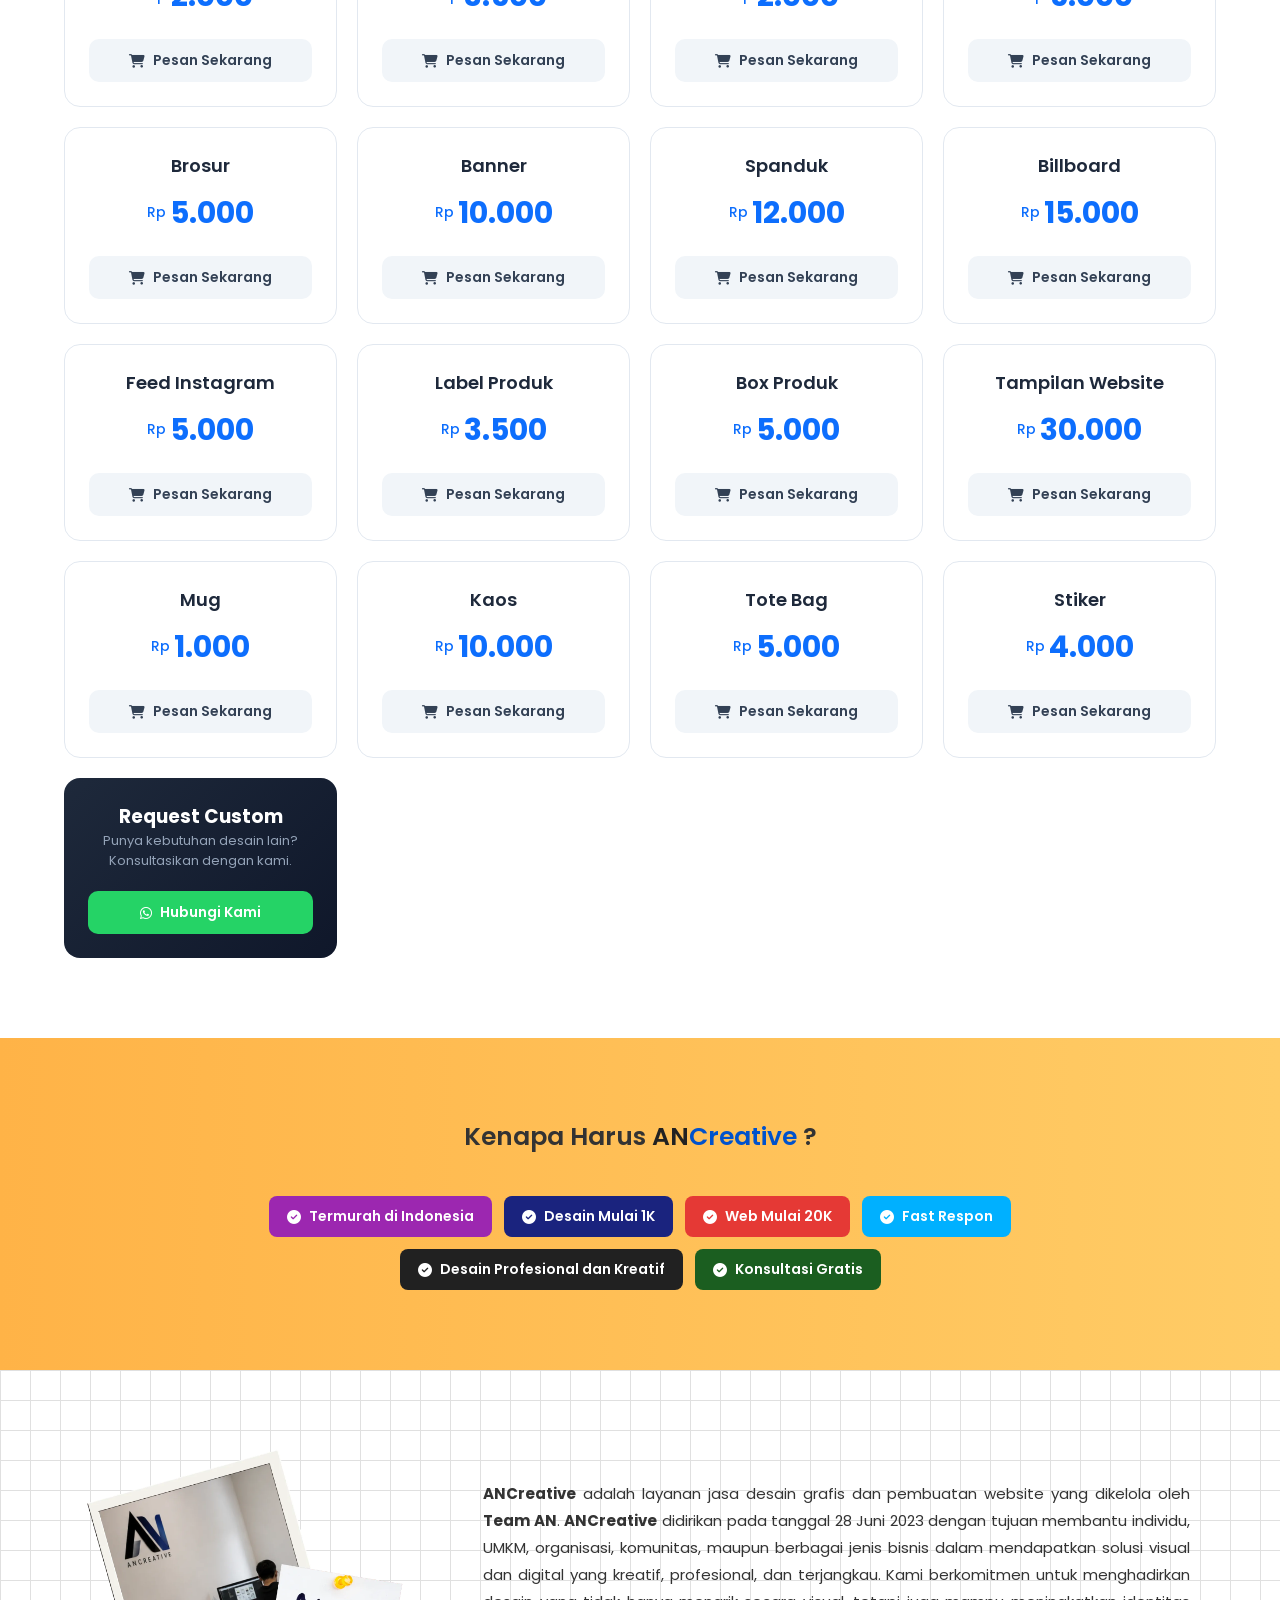
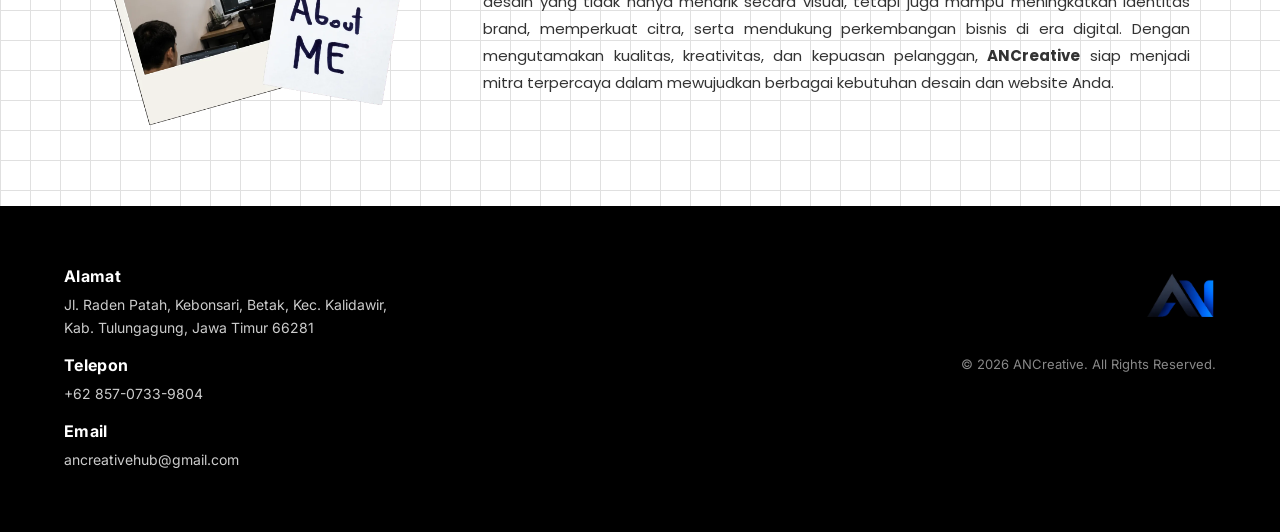
<file: gemini-code-1782814777008.html>
<!DOCTYPE html>
<html lang="id">
<head>
    <meta charset="UTF-8">
    <meta name="viewport" content="width=device-width, initial-scale=1.0">
    
    <title>ANCreative - Jasa Desain Grafis & Pembuatan Website Murah No. 1</title>
    <meta name="description" content="Jasa desain grafis dan pembuatan website termurah #No. 1 di Indonesia. Melayani pembuatan logo, poster, banner, landing page, dan web profile profesional untuk UMKM dan mahasiswa.">
    <meta name="keywords" content="jasa desain grafis, pembuatan website, desain logo murah, website umkm, ancreative, indonesia, website sekolah, landing page, tulungagung">
    <meta name="robots" content="index, follow">
    <meta name="author" content="ANCreative Team">
    
    <meta property="og:type" content="website">
    <meta property="og:title" content="ANCreative - Jasa Desain Grafis & Pembuatan Website Murah">
    <meta property="og:description" content="Solusi visual dan digital kreatif, profesional, dan terjangkau untuk UMKM, organisasi, dan mahasiswa.">
    <meta property="og:url" content="https://ancreative.vercel.app"> 
    <meta property="og:image" content="logo ANCreative.webp">
    <meta property="og:locale" content="id_ID">

    <meta name="twitter:card" content="summary_large_image">
    <meta name="twitter:title" content="ANCreative - Jasa Desain Grafis & Pembuatan Website Murah">
    <meta name="twitter:description" content="Solusi visual dan digital kreatif, profesional, dan terjangkau untuk UMKM, organisasi, dan mahasiswa.">
    <meta name="twitter:image" content="logo ANCreative.webp">

    <link rel="canonical" href="https://ancreative.vercel.app">

    <link rel="preconnect" href="https://fonts.googleapis.com">
    <link rel="preconnect" href="https://fonts.gstatic.com" crossorigin>
    <link href="https://fonts.googleapis.com/css2?family=Poppins:wght@300;400;500;600;700&family=Inter:wght@400;700&family=Schoolbell&display=swap" rel="stylesheet">
    
    <link rel="stylesheet" href="https://cdnjs.cloudflare.com/ajax/libs/font-awesome/6.4.0/css/all.min.css" integrity="sha512-iecdLmaskl7CVkqkXNQ/ZH/XLlvWZOJyj7Yy7tcenmpD1ypASozpmT/E0iPtmFIB46ZmdtAc9eNBvH0H/ZpiBw==" crossorigin="anonymous" referrerpolicy="no-referrer" media="print" onload="this.media='all'">
    <link rel="stylesheet" href="beranda.css">

    <script type="application/ld+json">
    {
      "@context": "https://schema.org",
      "@type": "LocalBusiness",
      "name": "ANCreative",
      "image": "https://ancreative.vercel.app/logo%20ANCreative.webp",
      "description": "Jasa desain grafis dan pembuatan website termurah #No. 1 di Indonesia.",
      "url": "https://ancreative.vercel.app",
      "telephone": "+6285707339804",
      "address": {
        "@type": "PostalAddress",
        "streetAddress": "Jl. Raden Patah, Kebonsari, Betak, Kec. Kalidawir",
        "addressLocality": "Tulungagung",
        "addressRegion": "Jawa Timur",
        "postalCode": "66281",
        "addressCountry": "ID"
      },
      "priceRange": "RP"
    }
    </script>
</head>

<body>

    <header>
        <nav class="navbar" aria-label="Navigasi Utama">
            <div class="nav-container">
                <div class="logo">
                    <img src="logo ANCreative.webp" alt="ANCreative Logo" class="logo-img" width="150" height="50" decoding="sync">
                </div>
                <button class="menu-toggle" id="mobile-menu" aria-label="Buka Menu Navigasi" aria-expanded="false" aria-controls="nav-menu">
                    <span class="bar"></span>
                    <span class="bar"></span>
                    <span class="bar"></span>
                </button>
                <ul class="nav-menu" id="nav-menu">
                    <li><a href="#beranda" class="nav-link active">Beranda</a></li>
                    <li><a href="#portofolio" class="nav-link">Portofolio</a></li>
                    <li><a href="#layanan" class="nav-link">Layanan</a></li>
                    <li><a href="#keunggulan" class="nav-link">Keunggulan</a></li>
                    <li><a href="#tentang" class="nav-link">Tentang</a></li>
                </ul>
            </div>
        </nav>
    </header>

    <main>
        <section id="beranda" class="hero page-section">
            <div class="hero-container">
                <div class="hero-content">
                    <h1>Jasa Desain Grafis<br>dan Pembuatan Website</h1>
                    <a href="#portofolio" class="btn-cta">
                        Lihat selengkapnya <i class="fas fa-chevron-down"></i>
                    </a>
                </div>
                <div class="hero-image">
                    <img src="Orang.webp" alt="Model ANCreative menunjuk ke arah teks layanan" fetchpriority="high" decoding="sync" width="450" height="450">
                </div>
            </div>
        </section>

        <section class="intro scroll-animate fade-up">
            <p>
                Halo, kami menyediakan jasa <span class="highlight-blue">Desain Grafis dan Pembuatan Website</span> 
                termurah <span class="highlight-red-underline">#No. 1 di Indonesia</span>. Cocok untuk Organisasi, Komunitas, 
                Usaha UMKM, dan para Siswa / Mahasiswa nih. Dan pastinya bikin stand out!
            </p>
        </section>

        <section id="portofolio" class="portfolio-slider scroll-animate scale-up page-section">
            <div class="slider-container">
                <button class="slider-btn prev-btn" aria-label="Slide Sebelumnya"><i class="fas fa-chevron-left"></i></button>
                <div class="slider-wrapper">
                    <div class="slider-track">
                        <div class="slider-item"><img src="porto1.webp" alt="Portofolio Desain Grafis ANCreative 1" loading="lazy" decoding="async" width="360" height="250"></div>
                        <div class="slider-item"><img src="porto2.webp" alt="Portofolio Pembuatan Website ANCreative 2" loading="lazy" decoding="async" width="360" height="250"></div>
                        <div class="slider-item"><img src="porto3.webp" alt="Portofolio Kreatif ANCreative 3" loading="lazy" decoding="async" width="360" height="250"></div>
                        <div class="slider-item"><img src="porto4.webp" alt="Portofolio Digital ANCreative 4" loading="lazy" decoding="async" width="360" height="250"></div>
                    </div>
                </div>
                <button class="slider-btn next-btn" aria-label="Slide Selanjutnya"><i class="fas fa-chevron-right"></i></button>
            </div>
        </section>

        <section id="layanan" class="services page-section scroll-animate fade-up">
            <div class="services-container">
                <div class="services-header">
                    <h2>Pricelist Layanan Kami</h2>
                </div>

                <div class="pl-controls">
                    <div class="pl-tabs">
                        <button class="pl-tab-btn active" id="btn-dg" onclick="switchPricelistTab('desain-grafis')">Desain Grafis</button>
                        <button class="pl-tab-btn" id="btn-web" onclick="switchPricelistTab('pembuatan-website')">Pembuatan Website</button>
                    </div>
                    <div class="pl-search-wrapper">
                        <i class="fa-solid fa-magnifying-glass" aria-hidden="true"></i>
                        <input type="text" class="pl-search-input" id="pl-searchBar" placeholder="Cari layanan..." onkeyup="searchLayananItem()" aria-label="Cari pricelist layanan">
                    </div>
                </div>

                <div id="desain-grafis" class="pl-price-panel active">
                    <div class="pl-card" data-name="logo">
                        <div class="pl-card-header"><h3>Logo</h3></div>
                        <div class="pl-card-price"><span class="currency">Rp</span> <span class="amount">2.000</span></div>
                        <a href="https://wa.me/6285707339804?text=Halo%20Admin%20ANCreative,%20saya%20tertarik%20untuk%20memesan%20layanan%20berikut:%0A%0A%E2%80%A2%20*Layanan:*%20Desain%20Logo%0A%E2%80%A2%20*Harga:*%20Rp%202.000%0A%0AMohon%20diinfokan%20untuk%20langkah%20proses%20selanjutnya.%20Terima%20kasih!" target="_blank" rel="noopener noreferrer" class="pl-btn"><i class="fa-solid fa-cart-shopping"></i> Pesan Sekarang</a>
                    </div>
                    <div class="pl-card" data-name="kartu nama">
                        <div class="pl-card-header"><h3>Kartu Nama</h3></div>
                        <div class="pl-card-price"><span class="currency">Rp</span> <span class="amount">3.500</span></div>
                        <a href="https://wa.me/6285707339804?text=Halo%20Admin%20ANCreative,%20saya%20tertarik%20untuk%20memesan%20layanan%20berikut:%0A%0A%E2%80%A2%20*Layanan:*%20Desain%20Kartu%20Nama%0A%E2%80%A2%20*Harga:*%20Rp%203.500%0A%0AMohon%20diinfokan%20untuk%20langkah%20proses%20selanjutnya.%20Terima%20kasih!" target="_blank" rel="noopener noreferrer" class="pl-btn"><i class="fa-solid fa-cart-shopping"></i> Pesan Sekarang</a>
                    </div>
                    <div class="pl-card" data-name="kop surat">
                        <div class="pl-card-header"><h3>Kop Surat</h3></div>
                        <div class="pl-card-price"><span class="currency">Rp</span> <span class="amount">2.000</span></div>
                        <a href="https://wa.me/6285707339804?text=Halo%20Admin%20ANCreative,%20saya%20tertarik%20untuk%20memesan%20layanan%20berikut:%0A%0A%E2%80%A2%20*Layanan:*%20Desain%20Kop%20Surat%0A%E2%80%A2%20*Harga:*%20Rp%202.000%0A%0AMohon%20diinfokan%20untuk%20langkah%20proses%20selanjutnya.%20Terima%20kasih!" target="_blank" rel="noopener noreferrer" class="pl-btn"><i class="fa-solid fa-cart-shopping"></i> Pesan Sekarang</a>
                    </div>
                    <div class="pl-card" data-name="poster">
                        <div class="pl-card-header"><h3>Poster</h3></div>
                        <div class="pl-card-price"><span class="currency">Rp</span> <span class="amount">5.000</span></div>
                        <a href="https://wa.me/6285707339804?text=Halo%20Admin%20ANCreative,%20saya%20tertarik%20untuk%20memesan%20layanan%20berikut:%0A%0A%E2%80%A2%20*Layanan:*%20Desain%20Poster%0A%E2%80%A2%20*Harga:*%20Rp%205.000%0A%0AMohon%20diinfokan%20untuk%20langkah%20proses%20selanjutnya.%20Terima%20kasih!" target="_blank" rel="noopener noreferrer" class="pl-btn"><i class="fa-solid fa-cart-shopping"></i> Pesan Sekarang</a>
                    </div>
                    <div class="pl-card" data-name="brosur">
                        <div class="pl-card-header"><h3>Brosur</h3></div>
                        <div class="pl-card-price"><span class="currency">Rp</span> <span class="amount">5.000</span></div>
                        <a href="https://wa.me/6285707339804?text=Halo%20Admin%20ANCreative,%20saya%20tertarik%20untuk%20memesan%20layanan%20berikut:%0A%0A%E2%80%A2%20*Layanan:*%20Desain%20Brosur%0A%E2%80%A2%20*Harga:*%20Rp%205.000%0A%0AMohon%20diinfokan%20untuk%20langkah%20proses%20selanjutnya.%20Terima%20kasih!" target="_blank" rel="noopener noreferrer" class="pl-btn"><i class="fa-solid fa-cart-shopping"></i> Pesan Sekarang</a>
                    </div>
                    <div class="pl-card" data-name="banner">
                        <div class="pl-card-header"><h3>Banner</h3></div>
                        <div class="pl-card-price"><span class="currency">Rp</span> <span class="amount">10.000</span></div>
                        <a href="https://wa.me/6285707339804?text=Halo%20Admin%20ANCreative,%20saya%20tertarik%20untuk%20memesan%20layanan%20berikut:%0A%0A%E2%80%A2%20*Layanan:*%20Desain%20Banner%0A%E2%80%A2%20*Harga:*%20Rp%2010.000%0A%0AMohon%20diinfokan%20untuk%20langkah%20proses%20selanjutnya.%20Terima%20kasih!" target="_blank" rel="noopener noreferrer" class="pl-btn"><i class="fa-solid fa-cart-shopping"></i> Pesan Sekarang</a>
                    </div>
                    <div class="pl-card" data-name="spanduk">
                        <div class="pl-card-header"><h3>Spanduk</h3></div>
                        <div class="pl-card-price"><span class="currency">Rp</span> <span class="amount">12.000</span></div>
                        <a href="https://wa.me/6285707339804?text=Halo%20Admin%20ANCreative,%20saya%20tertarik%20untuk%20memesan%20layanan%20berikut:%0A%0A%E2%80%A2%20*Layanan:*%20Desain%20Spanduk%0A%E2%80%A2%20*Harga:*%20Rp%2012.000%0A%0AMohon%20diinfokan%20untuk%20langkah%20proses%20selanjutnya.%20Terima%20kasih!" target="_blank" rel="noopener noreferrer" class="pl-btn"><i class="fa-solid fa-cart-shopping"></i> Pesan Sekarang</a>
                    </div>
                    <div class="pl-card" data-name="billboard">
                        <div class="pl-card-header"><h3>Billboard</h3></div>
                        <div class="pl-card-price"><span class="currency">Rp</span> <span class="amount">15.000</span></div>
                        <a href="https://wa.me/6285707339804?text=Halo%20Admin%20ANCreative,%20saya%20tertarik%20untuk%20memesan%20layanan%20berikut:%0A%0A%E2%80%A2%20*Layanan:*%20Desain%20Billboard%0A%E2%80%A2%20*Harga:*%20Rp%2015.000%0A%0AMohon%20diinfokan%20untuk%20langkah%20proses%20selanjutnya.%20Terima%20kasih!" target="_blank" rel="noopener noreferrer" class="pl-btn"><i class="fa-solid fa-cart-shopping"></i> Pesan Sekarang</a>
                    </div>
                    <div class="pl-card" data-name="feed instagram">
                        <div class="pl-card-header"><h3>Feed Instagram</h3></div>
                        <div class="pl-card-price"><span class="currency">Rp</span> <span class="amount">5.000</span></div>
                        <a href="https://wa.me/6285707339804?text=Halo%20Admin%20ANCreative,%20saya%20tertarik%20untuk%20memesan%20layanan%20berikut:%0A%0A%E2%80%A2%20*Layanan:*%20Desain%20Feed%20Instagram%0A%E2%80%A2%20*Harga:*%20Rp%205.000%0A%0AMohon%20diinfokan%20untuk%20langkah%20proses%20selanjutnya.%20Terima%20kasih!" target="_blank" rel="noopener noreferrer" class="pl-btn"><i class="fa-solid fa-cart-shopping"></i> Pesan Sekarang</a>
                    </div>
                    <div class="pl-card" data-name="label produk">
                        <div class="pl-card-header"><h3>Label Produk</h3></div>
                        <div class="pl-card-price"><span class="currency">Rp</span> <span class="amount">3.500</span></div>
                        <a href="https://wa.me/6285707339804?text=Halo%20Admin%20ANCreative,%20saya%20tertarik%20untuk%20memesan%20layanan%20berikut:%0A%0A%E2%80%A2%20*Layanan:*%20Desain%20Label%20Produk%0A%E2%80%A2%20*Harga:*%20Rp%203.500%0A%0AMohon%20diinfokan%20untuk%20langkah%20proses%20selanjutnya.%20Terima%20kasih!" target="_blank" rel="noopener noreferrer" class="pl-btn"><i class="fa-solid fa-cart-shopping"></i> Pesan Sekarang</a>
                    </div>
                    <div class="pl-card" data-name="box produk">
                        <div class="pl-card-header"><h3>Box Produk</h3></div>
                        <div class="pl-card-price"><span class="currency">Rp</span> <span class="amount">5.000</span></div>
                        <a href="https://wa.me/6285707339804?text=Halo%20Admin%20ANCreative,%20saya%20tertarik%20untuk%20memesan%20layanan%20berikut:%0A%0A%E2%80%A2%20*Layanan:*%20Desain%20Box%20Produk%0A%E2%80%A2%20*Harga:*%20Rp%205.000%0A%0AMohon%20diinfokan%20untuk%20langkah%20proses%20selanjutnya.%20Terima%20kasih!" target="_blank" rel="noopener noreferrer" class="pl-btn"><i class="fa-solid fa-cart-shopping"></i> Pesan Sekarang</a>
                    </div>
                    <div class="pl-card" data-name="tampilan website UI UX">
                        <div class="pl-card-header"><h3>Tampilan Website</h3></div>
                        <div class="pl-card-price"><span class="currency">Rp</span> <span class="amount">30.000</span></div>
                        <a href="https://wa.me/6285707339804?text=Halo%20Admin%20ANCreative,%20saya%20tertarik%20untuk%20memesan%20layanan%20berikut:%0A%0A%E2%80%A2%20*Layanan:*%20Desain%20Tampilan%20Website%0A%E2%80%A2%20*Harga:*%20Rp%2030.000%0A%0AMohon%20diinfokan%20untuk%20langkah%20proses%20selanjutnya.%20Terima%20kasih!" target="_blank" rel="noopener noreferrer" class="pl-btn"><i class="fa-solid fa-cart-shopping"></i> Pesan Sekarang</a>
                    </div>
                    <div class="pl-card" data-name="mug">
                        <div class="pl-card-header"><h3>Mug</h3></div>
                        <div class="pl-card-price"><span class="currency">Rp</span> <span class="amount">1.000</span></div>
                        <a href="https://wa.me/6285707339804?text=Halo%20Admin%20ANCreative,%20saya%20tertarik%20untuk%20memesan%20layanan%20berikut:%0A%0A%E2%80%A2%20*Layanan:*%20Desain%20Mug%0A%E2%80%A2%20*Harga:*%20Rp%201.000%0A%0AMohon%20diinfokan%20untuk%20langkah%20proses%20selanjutnya.%20Terima%20kasih!" target="_blank" rel="noopener noreferrer" class="pl-btn"><i class="fa-solid fa-cart-shopping"></i> Pesan Sekarang</a>
                    </div>
                    <div class="pl-card" data-name="kaos">
                        <div class="pl-card-header"><h3>Kaos</h3></div>
                        <div class="pl-card-price"><span class="currency">Rp</span> <span class="amount">10.000</span></div>
                        <a href="https://wa.me/6285707339804?text=Halo%20Admin%20ANCreative,%20saya%20tertarik%20untuk%20memesan%20layanan%20berikut:%0A%0A%E2%80%A2%20*Layanan:*%20Desain%20Kaos%0A%E2%80%A2%20*Harga:*%20Rp%2010.000%0A%0AMohon%20diinfokan%20untuk%20langkah%20proses%20selanjutnya.%20Terima%20kasih!" target="_blank" rel="noopener noreferrer" class="pl-btn"><i class="fa-solid fa-cart-shopping"></i> Pesan Sekarang</a>
                    </div>
                    <div class="pl-card" data-name="tote bag">
                        <div class="pl-card-header"><h3>Tote Bag</h3></div>
                        <div class="pl-card-price"><span class="currency">Rp</span> <span class="amount">5.000</span></div>
                        <a href="https://wa.me/6285707339804?text=Halo%20Admin%20ANCreative,%20saya%20tertarik%20untuk%20memesan%20layanan%20berikut:%0A%0A%E2%80%A2%20*Layanan:*%20Desain%20Tote%20Bag%0A%E2%80%A2%20*Harga:*%20Rp%205.000%0A%0AMohon%20diinfokan%20untuk%20langkah%20proses%20selanjutnya.%20Terima%20kasih!" target="_blank" rel="noopener noreferrer" class="pl-btn"><i class="fa-solid fa-cart-shopping"></i> Pesan Sekarang</a>
                    </div>
                    <div class="pl-card" data-name="stiker">
                        <div class="pl-card-header"><h3>Stiker</h3></div>
                        <div class="pl-card-price"><span class="currency">Rp</span> <span class="amount">4.000</span></div>
                        <a href="https://wa.me/6285707339804?text=Halo%20Admin%20ANCreative,%20saya%20tertarik%20untuk%20memesan%20layanan%20berikut:%0A%0A%E2%80%A2%20*Layanan:*%20Desain%20Stiker%0A%E2%80%A2%20*Harga:*%20Rp%204.000%0A%0AMohon%20diinfokan%20untuk%20langkah%20proses%20selanjutnya.%20Terima%20kasih!" target="_blank" rel="noopener noreferrer" class="pl-btn"><i class="fa-solid fa-cart-shopping"></i> Pesan Sekarang</a>
                    </div>
                    <div class="pl-card custom-card">
                        <div>
                            <h3>Request Custom</h3>
                            <p>Punya kebutuhan desain lain? Konsultasikan dengan kami.</p>
                        </div>
                        <a href="https://wa.me/6285707339804?text=Halo%20Admin%20ANCreative,%20saya%20ingin%20konsultasi%20request%20custom%20desain" target="_blank" rel="noopener noreferrer" class="pl-btn"><i class="fa-brands fa-whatsapp"></i> Hubungi Kami</a>
                    </div>
                </div>

                <div id="pembuatan-website" class="pl-price-panel">
                    <div class="pl-card" data-name="website company profile perusahaan">
                        <div class="pl-card-header"><h3>Website Company Profile</h3></div>
                        <div class="pl-card-price"><span class="currency">Rp</span> <span class="amount">35.000</span></div>
                        <a href="https://wa.me/6285707339804?text=Halo%20Admin%20ANCreative,%20saya%20tertarik%20untuk%20memesan%20layanan%20berikut:%0A%0A%E2%80%A2%20*Layanan:*%20Website%20Company%20Profile%0A%E2%80%A2%20*Harga:*%20Rp%2035.000%0A%0AMohon%20diinfokan%20untuk%20langkah%20proses%20selanjutnya.%20Terima%20kasih!" target="_blank" rel="noopener noreferrer" class="pl-btn"><i class="fa-solid fa-cart-shopping"></i> Pesan Sekarang</a>
                    </div>
                    <div class="pl-card" data-name="landing page">
                        <div class="pl-card-header"><h3>Landing Page</h3></div>
                        <div class="pl-card-price"><span class="currency">Rp</span> <span class="amount">20.000</span></div>
                        <a href="https://wa.me/6285707339804?text=Halo%20Admin%20ANCreative,%20saya%20tertarik%20untuk%20memesan%20layanan%20berikut:%0A%0A%E2%80%A2%20*Layanan:*%20Landing%20Page%0A%E2%80%A2%20*Harga:*%20Rp%2020.000%0A%0AMohon%20diinfokan%20untuk%20langkah%20proses%20selanjutnya.%20Terima%20kasih!" target="_blank" rel="noopener noreferrer" class="pl-btn"><i class="fa-solid fa-cart-shopping"></i> Pesan Sekarang</a>
                    </div>
                    <div class="pl-card" data-name="website portofolio">
                        <div class="pl-card-header"><h3>Website Portofolio</h3></div>
                        <div class="pl-card-price"><span class="currency">Rp</span> <span class="amount">20.000</span></div>
                        <a href="https://wa.me/6285707339804?text=Halo%20Admin%20ANCreative,%20saya%20tertarik%20untuk%20memesan%20layanan%20berikut:%0A%0A%E2%80%A2%20*Layanan:*%20Website%20Portofolio%0A%E2%80%A2%20*Harga:*%20Rp%2020.000%0A%0AMohon%20diinfokan%20untuk%20langkah%20proses%20selanjutnya.%20Terima%20kasih!" target="_blank" rel="noopener noreferrer" class="pl-btn"><i class="fa-solid fa-cart-shopping"></i> Pesan Sekarang</a>
                    </div>
                    <div class="pl-card" data-name="website sekolah">
                        <div class="pl-card-header"><h3>Website School</h3></div>
                        <div class="pl-card-price"><span class="currency">Rp</span> <span class="amount">30.000</span></div>
                        <a href="https://wa.me/6285707339804?text=Halo%20Admin%20ANCreative,%20saya%20tertarik%20untuk%20memesan%20layanan%20berikut:%0A%0A%E2%80%A2%20*Layanan:*%20Website%20Sekolah%0A%E2%80%A2%20*Harga:*%20Rp%2030.000%0A%0AMohon%20diinfokan%20untuk%20langkah%20proses%20selanjutnya.%20Terima%20kasih!" target="_blank" rel="noopener noreferrer" class="pl-btn"><i class="fa-solid fa-cart-shopping"></i> Pesan Sekarang</a>
                    </div>
                    <div class="pl-card" data-name="website organisasi komunitas">
                        <div class="pl-card-header"><h3>Website Organisasi / Komunitas</h3></div>
                        <div class="pl-card-price"><span class="currency">Rp</span> <span class="amount">35.000</span></div>
                        <a href="https://wa.me/6285707339804?text=Halo%20Admin%20ANCreative,%20saya%20tertarik%20untuk%20memesan%20layanan%20berikut:%0A%0A%E2%80%A2%20*Layanan:*%20Website%20Organisasi%20%2F%20Komunitas%0A%E2%80%A2%20*Harga:*%20Rp%2035.000%0A%0AMohon%20diinfokan%20untuk%20langkah%20proses%20selanjutnya.%20Terima%20kasih!" target="_blank" rel="noopener noreferrer" class="pl-btn"><i class="fa-solid fa-cart-shopping"></i> Pesan Sekarang</a>
                    </div>
                    <div class="pl-card" data-name="website event acara">
                        <div class="pl-card-header"><h3>Website Event</h3></div>
                        <div class="pl-card-price"><span class="currency">Rp</span> <span class="amount">25.000</span></div>
                        <a href="https://wa.me/6285707339804?text=Halo%20Admin%20ANCreative,%20saya%20tertarik%20untuk%20memesan%20layanan%20berikut:%0A%0A%E2%80%A2%20*Layanan:*%20Website%20Event%0A%E2%80%A2%20*Harga:*%20Rp%2025.000%0A%0AMohon%20diinfokan%20untuk%20langkah%20proses%20selanjutnya.%20Terima%20kasih!" target="_blank" rel="noopener noreferrer" class="pl-btn"><i class="fa-solid fa-cart-shopping"></i> Pesan Sekarang</a>
                    </div>
                    <div class="pl-card custom-card">
                        <div>
                            <h3>Request Custom</h3>
                            <p>Butuh sistem web custom atau e-commerce? Hubungi kami.</p>
                        </div>
                        <a href="https://wa.me/6285707339804?text=Halo%20Admin%20ANCreative,%20saya%20ingin%20konsultasi%20request%20custom%20website" target="_blank" rel="noopener noreferrer" class="pl-btn"><i class="fa-brands fa-whatsapp"></i> Hubungi Kami</a>
                    </div>
                </div>

                <div class="pl-no-results" id="pl-noResults">
                    <i class="fa-solid fa-magnifying-glass"></i>
                    <p>Layanan yang Anda cari tidak ditemukan.</p>
                </div>
            </div>
        </section>

        <section id="keunggulan" class="advantages scroll-animate fade-up page-section">
            <h2>Kenapa Harus <span class="brand-dark">AN</span><span class="brand-blue">Creative</span> ?</h2>
            <div class="tags-container">
                <div class="tag tag-purple"><i class="fas fa-check-circle"></i> Termurah di Indonesia</div>
                <div class="tag tag-blue-dark"><i class="fas fa-check-circle"></i> Desain Mulai 1K</div>
                <div class="tag tag-red"><i class="fas fa-check-circle"></i> Web Mulai 20K</div>
                <div class="tag tag-cyan"><i class="fas fa-check-circle"></i> Fast Respon</div>
                <div class="tag tag-black"><i class="fas fa-check-circle"></i> Desain Profesional dan Kreatif</div>
                <div class="tag tag-green"><i class="fas fa-check-circle"></i> Konsultasi Gratis</div>
            </div>
        </section>

        <section id="tentang" class="about-me scroll-animate slide-in page-section">
            <div class="about-container">
                <div class="about-visual">
                    <div class="polaroid">
                        <img src="tentang.webp" alt="Tim Kreatif ANCreative Tulungagung sedang bekerja" loading="lazy" decoding="async" width="380" height="380">
                    </div>
                </div>
                <div class="about-text">
                    <p><strong>ANCreative</strong> adalah layanan jasa desain grafis dan pembuatan website yang dikelola oleh <strong>Team AN</strong>. <strong>ANCreative</strong> didirikan pada tanggal 28 Juni 2023 dengan tujuan membantu individu, UMKM, organisasi, komunitas, maupun berbagai jenis bisnis dalam mendapatkan solusi visual dan digital yang kreatif, profesional, dan terjangkau. Kami berkomitmen untuk menghadirkan desain yang tidak hanya menarik secara visual, tetapi juga mampu meningkatkan identitas brand, memperkuat citra, serta mendukung perkembangan bisnis di era digital. Dengan mengutamakan kualitas, kreativitas, dan kepuasan pelanggan, <strong>ANCreative</strong> siap menjadi mitra terpercaya dalam mewujudkan berbagai kebutuhan desain dan website Anda.</p>
                </div>
            </div>
        </section>
    </main>

    <footer class="footer page-section">
        <div class="footer-container">
            <div class="footer-info">
                <h3>Alamat</h3>
                <address>
                    Jl. Raden Patah, Kebonsari, Betak, Kec. Kalidawir,<br>
                    Kab. Tulungagung, Jawa Timur 66281
                </address>
                
                <h3>Telepon</h3>
                <p><a href="tel:+6285707339804" style="color: inherit; text-decoration: none;">+62 857-0733-9804</a></p>
                
                <h3>Email</h3>
                <p><a href="mailto:ancreativehub@gmail.com" style="color: inherit; text-decoration: none;">ancreativehub@gmail.com</a></p>
            </div>
            <div class="footer-right">
                <div class="footer-logo">
                    <img src="logo ANcreative (2).webp" alt="ANCreative Logo Hitam" class="logo-img" width="150" height="50" loading="lazy">
                </div>
                <div class="copyright">
                    &copy; 2026 ANCreative. All Rights Reserved.
                </div>
            </div>
        </div>
    </footer>

    <script>
    document.addEventListener('DOMContentLoaded', () => {
        // --- NAVIGASI MOBILE & ACCESSIBILITY ---
        const mobileMenuBtn = document.getElementById('mobile-menu');
        const navMenu = document.getElementById('nav-menu');
        const navLinks = document.querySelectorAll('.nav-menu a');

        mobileMenuBtn.addEventListener('click', () => {
            const isActive = navMenu.classList.toggle('active');
            mobileMenuBtn.classList.toggle('is-active');
            mobileMenuBtn.setAttribute('aria-expanded', isActive);
        });

        navLinks.forEach(link => {
            link.addEventListener('click', () => {
                navMenu.classList.remove('active');
                mobileMenuBtn.classList.remove('is-active');
                mobileMenuBtn.setAttribute('aria-expanded', 'false');
                navLinks.forEach(item => item.classList.remove('active'));
                link.classList.add('active');
            });
        });

        // --- CAROUSEL SLIDER OPTIMIZED (PERFORMANCE BOOST) ---
        const track = document.querySelector('.slider-track');
        const items = document.querySelectorAll('.slider-item');
        const nextBtn = document.querySelector('.next-btn');
        const prevBtn = document.querySelector('.prev-btn');

        if (track && items.length > 0) {
            let currentIndex = 0;
            let startX = 0;
            let currentX = 0;
            let isDragging = false;

            const getItemsPerView = () => window.innerWidth >= 769 ? 3 : 1;

            const updateSlider = () => {
                const itemsPerView = getItemsPerView();
                const maxIndex = Math.max(0, items.length - itemsPerView);

                if (currentIndex > maxIndex) currentIndex = maxIndex;
                if (currentIndex < 0) currentIndex = 0;

                const itemWidth = items[0].getBoundingClientRect().width;
                const gap = 20; 
                const moveDistance = currentIndex * (itemWidth + gap);
                
                requestAnimationFrame(() => {
                    track.style.transition = "transform 0.5s cubic-bezier(0.25, 1, 0.5, 1)";
                    track.style.transform = `translateX(-${moveDistance}px)`;
                });
            };

            nextBtn.addEventListener('click', () => {
                const maxIndex = Math.max(0, items.length - getItemsPerView());
                currentIndex = (currentIndex < maxIndex) ? currentIndex + 1 : 0;
                updateSlider();
            });

            prevBtn.addEventListener('click', () => {
                currentIndex = (currentIndex > 0) ? currentIndex - 1 : Math.max(0, items.length - getItemsPerView());
                updateSlider();
            });

            track.addEventListener('touchstart', (e) => {
                startX = e.touches[0].clientX;
                currentX = startX;
                isDragging = true;
                track.style.transition = 'none';
            }, { passive: true });

            track.addEventListener('touchmove', (e) => {
                if (!isDragging) return;
                currentX = e.touches[0].clientX;
                const diffX = currentX - startX;
                const itemWidth = items[0].getBoundingClientRect().width;
                const currentTranslation = -currentIndex * (itemWidth + 20);
                
                requestAnimationFrame(() => {
                    track.style.transform = `translateX(${currentTranslation + diffX}px)`;
                });
            }, { passive: true });

            track.addEventListener('touchend', () => {
                if (!isDragging) return;
                isDragging = false;
                const diffX = currentX - startX;
                const swipeThreshold = 50;

                if (diffX < -swipeThreshold && currentIndex < (items.length - getItemsPerView())) {
                    currentIndex++;
                } else if (diffX > swipeThreshold && currentIndex > 0) {
                    currentIndex--;
                }
                updateSlider();
            });

            let resizeTimeout;
            window.addEventListener('resize', () => {
                clearTimeout(resizeTimeout);
                resizeTimeout = setTimeout(updateSlider, 100);
            });
            updateSlider();
        }

        // --- MODERN INTERSECTION OBSERVER FOR ANIMATIONS ---
        const scrollObserver = new IntersectionObserver((entries) => {
            entries.forEach(entry => {
                if (entry.isIntersecting) {
                    requestAnimationFrame(() => {
                        entry.target.classList.add('animated');
                    });
                    scrollObserver.unobserve(entry.target); 
                }
            });
        }, { root: null, threshold: 0.1 });

        document.querySelectorAll('.scroll-animate').forEach(el => scrollObserver.observe(el));

        // --- OPTIMIZED SCROLLSPY (FAST & FLUID) ---
        const sectionsList = document.querySelectorAll('.page-section');
        const navbarOffset = 110;

        const scrollSpy = () => {
            let currentSectionId = '';
            const scrollPos = window.scrollY || document.documentElement.scrollTop;

            sectionsList.forEach(section => {
                if (scrollPos >= section.offsetTop - navbarOffset) {
                    currentSectionId = section.getAttribute('id');
                }
            });

            if (currentSectionId) {
                navLinks.forEach(link => {
                    link.classList.toggle('active', link.getAttribute('href') === `#${currentSectionId}`);
                });
            }
        };

        let ticking = false;
        window.addEventListener('scroll', () => {
            if (!ticking) {
                window.requestAnimationFrame(() => {
                    scrollSpy();
                    ticking = false;
                });
                ticking = true;
            }
        });
    });

    // --- TAB PRICELIST SWITCHER ---
    function switchPricelistTab(tabId) {
        document.querySelectorAll('.pl-price-panel').forEach(panel => panel.classList.remove('active'));
        document.querySelectorAll('.pl-tab-btn').forEach(btn => btn.classList.remove('active'));

        const activePanel = document.getElementById(tabId);
        if(activePanel) activePanel.classList.add('active');
        
        document.getElementById(tabId === 'desain-grafis' ? 'btn-dg' : 'btn-web').classList.add('active');
        document.getElementById('pl-searchBar').value = '';
        searchLayananItem();
    }

    // --- LIVE SEARCH LOGIC ---
    function searchLayananItem() {
        const input = document.getElementById('pl-searchBar').value.toLowerCase();
        const activePanel = document.querySelector('.pl-price-panel.active');
        if (!activePanel) return;
        
        const cards = activePanel.getElementsByClassName('pl-card');
        const noResults = document.getElementById('pl-noResults');
        let hasVisibleCard = false;

        for (let i = 0; i < cards.length; i++) {
            if (cards[i].classList.contains('custom-card')) {
                cards[i].style.display = (input === "") ? "flex" : "none";
                continue;
            }

            let serviceName = cards[i].getAttribute('data-name');
            if (serviceName && serviceName.includes(input)) {
                cards[i].style.display = "flex";
                hasVisibleCard = true;
            } else {
                cards[i].style.display = "none";
            }
        }
        noResults.style.display = (!hasVisibleCard && input !== "") ? "block" : "none";
    }
    </script>
</body>
</html>
</file>
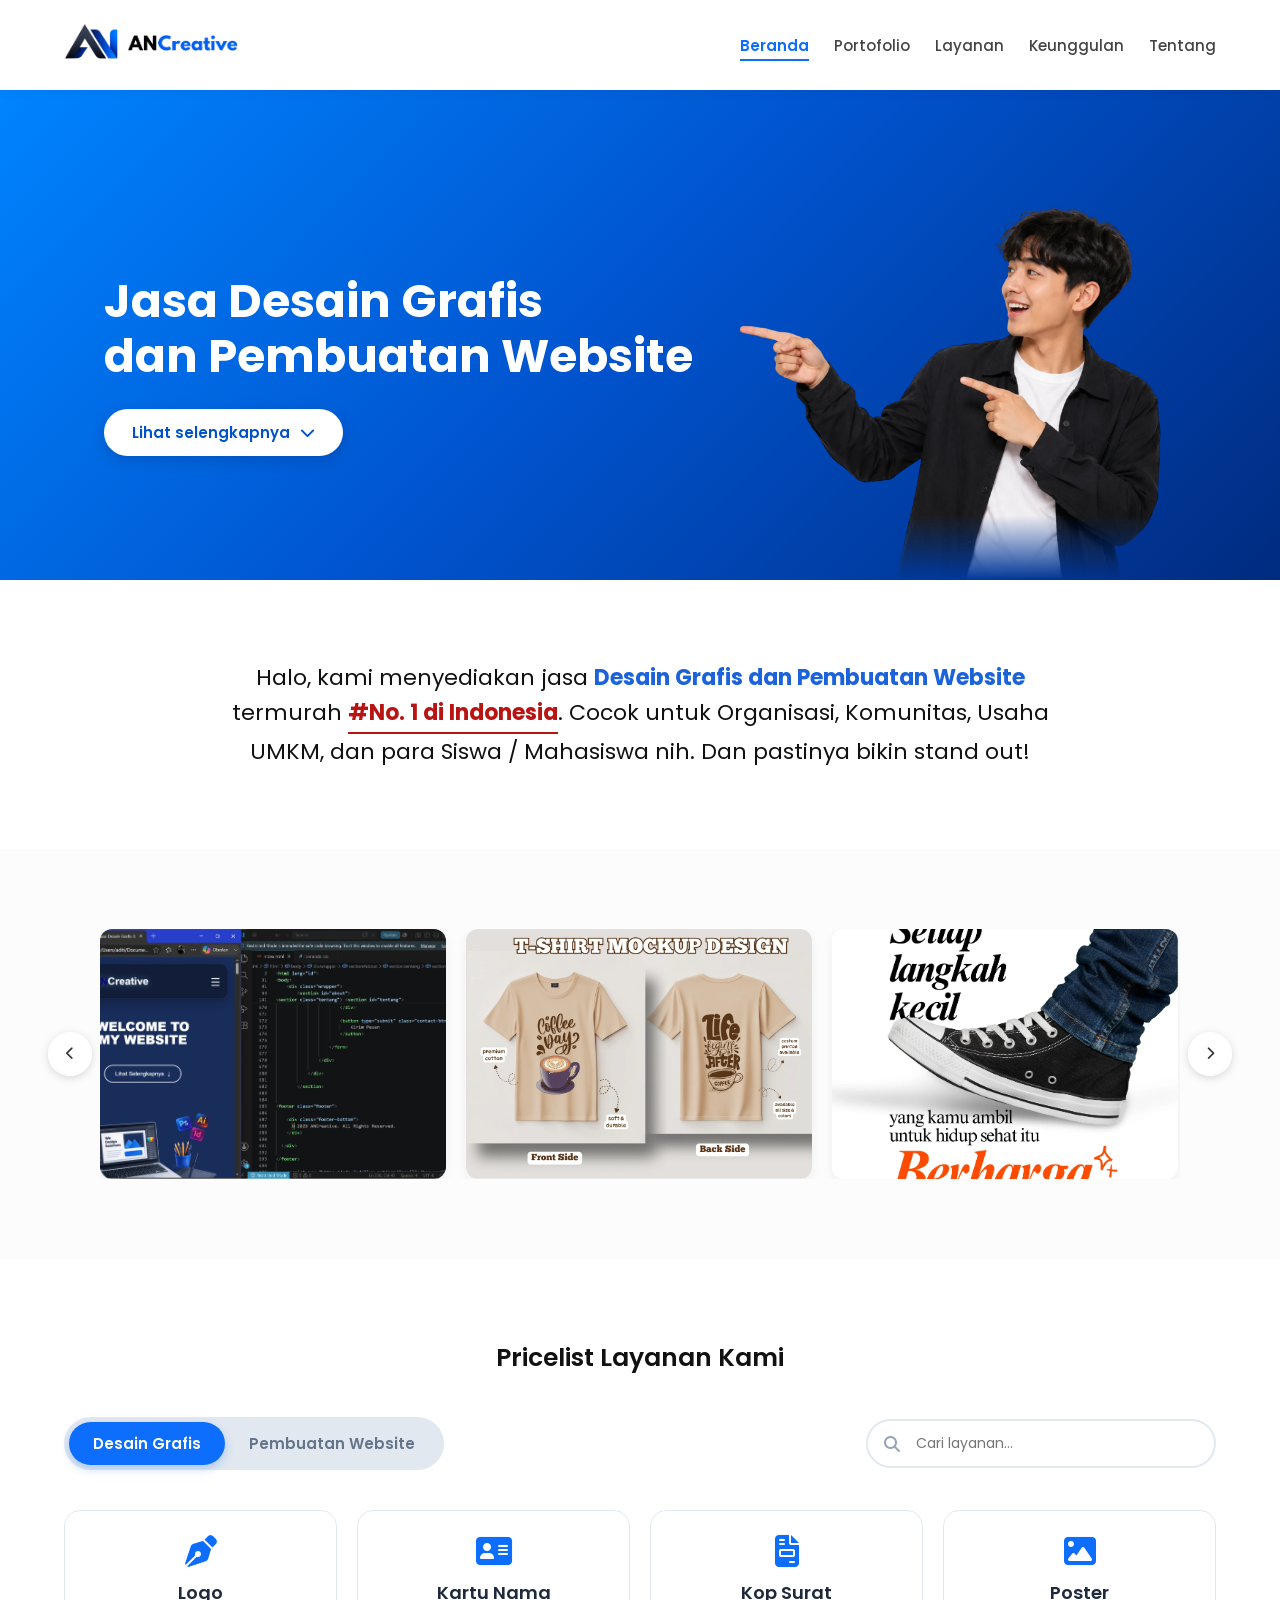
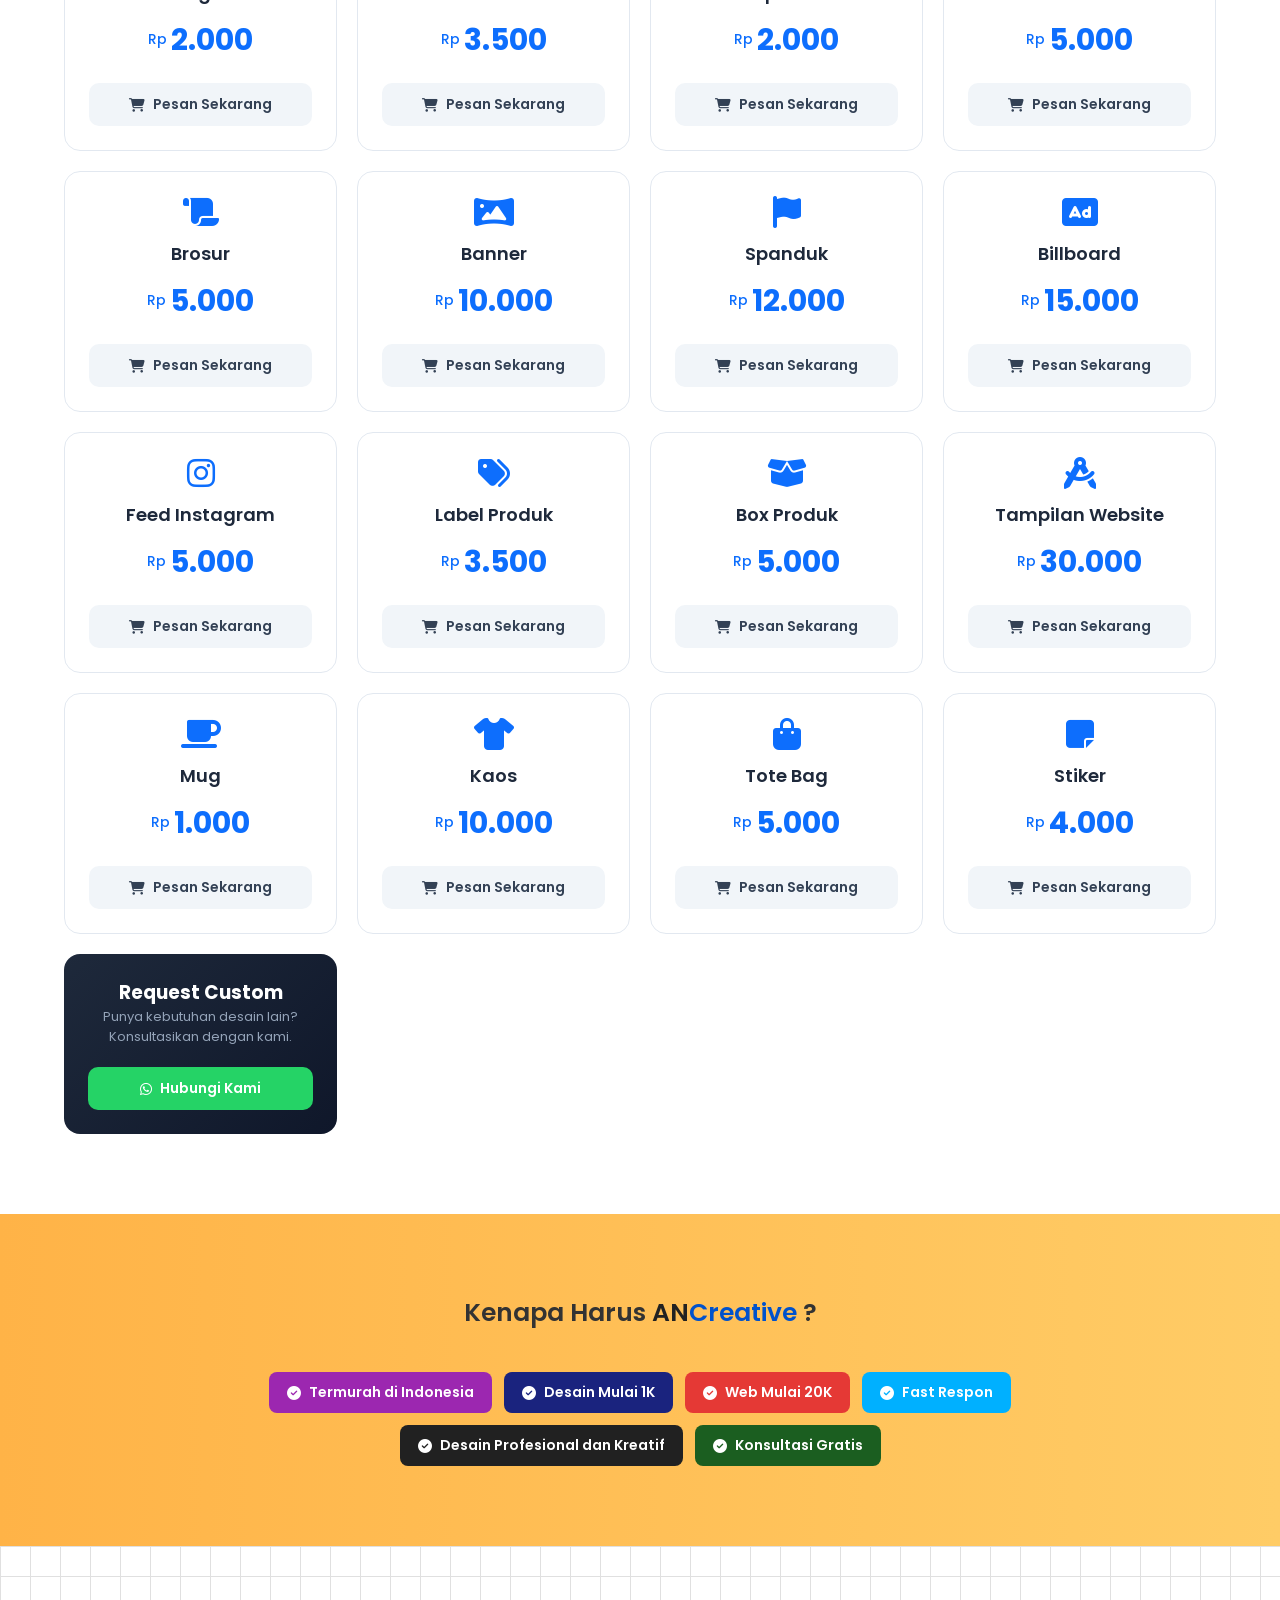
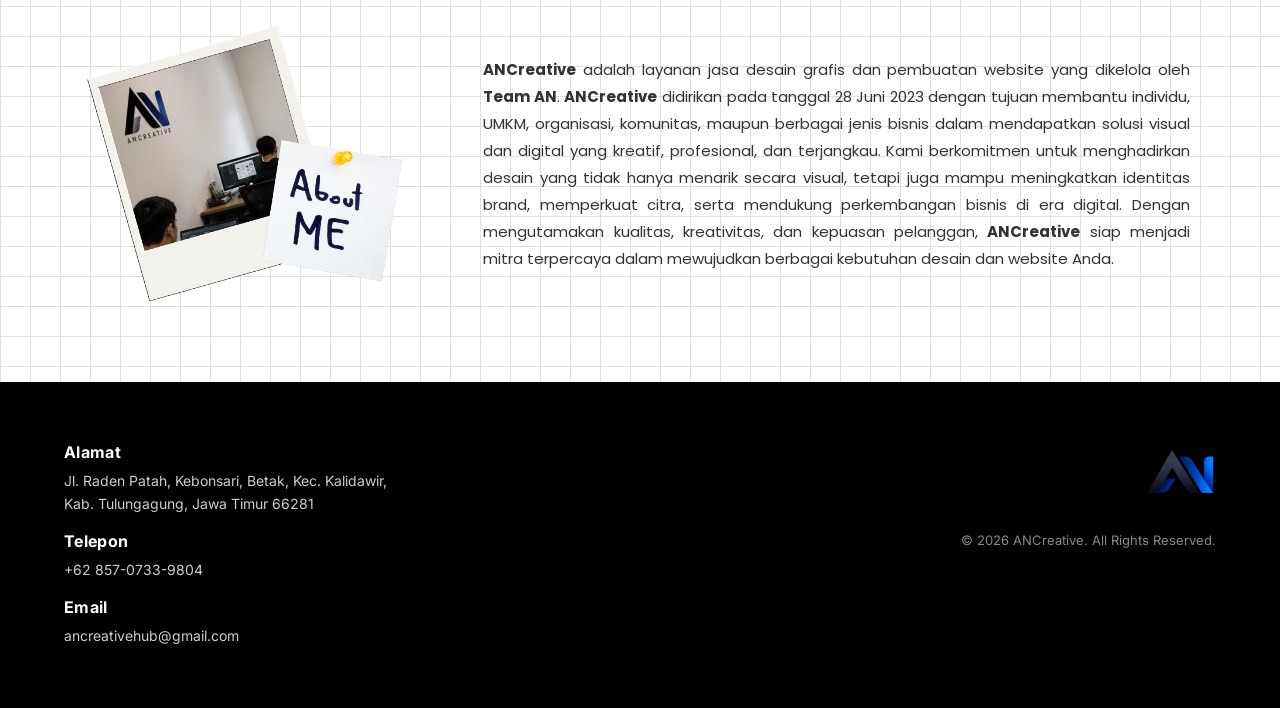
<file: gemini-code-1782817616379.html>
<!DOCTYPE html>
<html lang="id">
<head>
    <meta charset="UTF-8">
    <meta name="viewport" content="width=device-width, initial-scale=1.0">
    
    <title>ANCreative - Jasa Desain Grafis & Pembuatan Website Murah No. 1</title>
    <meta name="description" content="Jasa desain grafis dan pembuatan website termurah #No. 1 di Indonesia. Melayani pembuatan logo, poster, banner, landing page, dan web profile profesional untuk UMKM dan mahasiswa.">
    <meta name="keywords" content="jasa desain grafis, pembuatan website, desain logo murah, website umkm, ancreative, indonesia, website sekolah, landing page, tulungagung">
    <meta name="robots" content="index, follow">
    <meta name="author" content="ANCreative Team">
    
    <meta property="og:type" content="website">
    <meta property="og:title" content="ANCreative - Jasa Desain Grafis & Pembuatan Website Murah">
    <meta property="og:description" content="Solusi visual dan digital kreatif, profesional, dan terjangkau untuk UMKM, organisasi, dan mahasiswa.">
    <meta property="og:url" content="https://ancreative.vercel.app"> 
    <meta property="og:image" content="logo ANCreative.webp">
    <meta property="og:locale" content="id_ID">

    <meta name="twitter:card" content="summary_large_image">
    <meta name="twitter:title" content="ANCreative - Jasa Desain Grafis & Pembuatan Website Murah">
    <meta name="twitter:description" content="Solusi visual dan digital kreatif, profesional, dan terjangkau untuk UMKM, organisasi, dan mahasiswa.">
    <meta name="twitter:image" content="logo ANCreative.webp">

    <link rel="canonical" href="https://ancreative.vercel.app">

    <link rel="preconnect" href="https://fonts.googleapis.com">
    <link rel="preconnect" href="https://fonts.gstatic.com" crossorigin>
    <link href="https://fonts.googleapis.com/css2?family=Poppins:wght@300;400;500;600;700&family=Inter:wght@400;700&family=Schoolbell&display=swap" rel="stylesheet">
    
    <link rel="stylesheet" href="https://cdnjs.cloudflare.com/ajax/libs/font-awesome/6.4.0/css/all.min.css" integrity="sha512-iecdLmaskl7CVkqkXNQ/ZH/XLlvWZOJyj7Yy7tcenmpD1ypASozpmT/E0iPtmFIB46ZmdtAc9eNBvH0H/ZpiBw==" crossorigin="anonymous" referrerpolicy="no-referrer" media="print" onload="this.media='all'">
    <link rel="stylesheet" href="beranda.css">

    <script type="application/ld+json">
    {
      "@context": "https://schema.org",
      "@type": "LocalBusiness",
      "name": "ANCreative",
      "image": "https://ancreative.vercel.app/logo%20ANCreative.webp",
      "description": "Jasa desain grafis dan pembuatan website termurah #No. 1 di Indonesia.",
      "url": "https://ancreative.vercel.app",
      "telephone": "+6285707339804",
      "address": {
        "@type": "PostalAddress",
        "streetAddress": "Jl. Raden Patah, Kebonsari, Betak, Kec. Kalidawir",
        "addressLocality": "Tulungagung",
        "addressRegion": "Jawa Timur",
        "postalCode": "66281",
        "addressCountry": "ID"
      },
      "priceRange": "RP"
    }
    </script>
</head>

<body>

    <header>
        <nav class="navbar" aria-label="Navigasi Utama">
            <div class="nav-container">
                <div class="logo">
                    <img src="logo ANCreative.webp" alt="ANCreative Logo" class="logo-img" width="150" height="50" decoding="sync">
                </div>
                <button class="menu-toggle" id="mobile-menu" aria-label="Buka Menu Navigasi" aria-expanded="false" aria-controls="nav-menu">
                    <span class="bar"></span>
                    <span class="bar"></span>
                    <span class="bar"></span>
                </button>
                <ul class="nav-menu" id="nav-menu">
                    <li><a href="#beranda" class="nav-link active">Beranda</a></li>
                    <li><a href="#portofolio" class="nav-link">Portofolio</a></li>
                    <li><a href="#layanan" class="nav-link">Layanan</a></li>
                    <li><a href="#keunggulan" class="nav-link">Keunggulan</a></li>
                    <li><a href="#tentang" class="nav-link">Tentang</a></li>
                </ul>
            </div>
        </nav>
    </header>

    <main>
        <section id="beranda" class="hero page-section">
            <div class="hero-container">
                <div class="hero-content">
                    <h1>Jasa Desain Grafis<br>dan Pembuatan Website</h1>
                    <a href="#portofolio" class="btn-cta">
                        Lihat selengkapnya <i class="fas fa-chevron-down"></i>
                    </a>
                </div>
                <div class="hero-image">
                    <img src="Orang.webp" alt="Model ANCreative menunjuk ke arah teks layanan" fetchpriority="high" decoding="sync" width="450" height="450">
                </div>
            </div>
        </section>

        <section class="intro scroll-animate fade-up">
            <p>
                Halo, kami menyediakan jasa <span class="highlight-blue">Desain Grafis dan Pembuatan Website</span> 
                termurah <span class="highlight-red-underline">#No. 1 di Indonesia</span>. Cocok untuk Organisasi, Komunitas, 
                Usaha UMKM, dan para Siswa / Mahasiswa nih. Dan pastinya bikin stand out!
            </p>
        </section>

        <section id="portofolio" class="portfolio-slider scroll-animate scale-up page-section">
            <div class="slider-container">
                <button class="slider-btn prev-btn" aria-label="Slide Sebelumnya"><i class="fas fa-chevron-left"></i></button>
                <div class="slider-wrapper">
                    <div class="slider-track">
                        <div class="slider-item"><img src="porto1.webp" alt="Portofolio Desain Grafis ANCreative 1" loading="lazy" decoding="async" width="360" height="250"></div>
                        <div class="slider-item"><img src="porto2.webp" alt="Portofolio Pembuatan Website ANCreative 2" loading="lazy" decoding="async" width="360" height="250"></div>
                        <div class="slider-item"><img src="porto3.webp" alt="Portofolio Kreatif ANCreative 3" loading="lazy" decoding="async" width="360" height="250"></div>
                        <div class="slider-item"><img src="porto4.webp" alt="Portofolio Digital ANCreative 4" loading="lazy" decoding="async" width="360" height="250"></div>
                    </div>
                </div>
                <button class="slider-btn next-btn" aria-label="Slide Selanjutnya"><i class="fas fa-chevron-right"></i></button>
            </div>
        </section>

        <section id="layanan" class="services page-section scroll-animate fade-up">
            <div class="services-container">
                <div class="services-header">
                    <h2>Pricelist Layanan Kami</h2>
                </div>

                <div class="pl-controls">
                    <div class="pl-tabs">
                        <button class="pl-tab-btn active" id="btn-dg" onclick="switchPricelistTab('desain-grafis')">Desain Grafis</button>
                        <button class="pl-tab-btn" id="btn-web" onclick="switchPricelistTab('pembuatan-website')">Pembuatan Website</button>
                    </div>
                    <div class="pl-search-wrapper">
                        <i class="fa-solid fa-magnifying-glass" aria-hidden="true"></i>
                        <input type="text" class="pl-search-input" id="pl-searchBar" placeholder="Cari layanan..." onkeyup="searchLayananItem()" aria-label="Cari pricelist layanan">
                    </div>
                </div>
                
                <div id="desain-grafis" class="pl-price-panel active">
                    <div class="pl-card" data-name="logo">
                        <div class="pl-card-header">
                            <i class="fa-solid fa-pen-nib pl-card-icon"></i>
                            <h3>Logo</h3>
                        </div>
                        <div class="pl-card-price"><span class="currency">Rp</span> <span class="amount">2.000</span></div>
                        <a href="..." target="_blank" rel="noopener noreferrer" class="pl-btn"><i class="fa-solid fa-cart-shopping"></i> Pesan Sekarang</a>
                    </div>
                    <div class="pl-card" data-name="kartu nama">
                        <div class="pl-card-header">
                            <i class="fa-solid fa-address-card pl-card-icon"></i>
                            <h3>Kartu Nama</h3>
                        </div>
                        <div class="pl-card-price"><span class="currency">Rp</span> <span class="amount">3.500</span></div>
                        <a href="..." target="_blank" rel="noopener noreferrer" class="pl-btn"><i class="fa-solid fa-cart-shopping"></i> Pesan Sekarang</a>
                    </div>
                    <div class="pl-card" data-name="kop surat">
                        <div class="pl-card-header">
                            <i class="fa-solid fa-file-invoice pl-card-icon"></i>
                            <h3>Kop Surat</h3>
                        </div>
                        <div class="pl-card-price"><span class="currency">Rp</span> <span class="amount">2.000</span></div>
                        <a href="..." target="_blank" rel="noopener noreferrer" class="pl-btn"><i class="fa-solid fa-cart-shopping"></i> Pesan Sekarang</a>
                    </div>
                    <div class="pl-card" data-name="poster">
                        <div class="pl-card-header">
                            <i class="fa-solid fa-image pl-card-icon"></i>
                            <h3>Poster</h3>
                        </div>
                        <div class="pl-card-price"><span class="currency">Rp</span> <span class="amount">5.000</span></div>
                        <a href="..." target="_blank" rel="noopener noreferrer" class="pl-btn"><i class="fa-solid fa-cart-shopping"></i> Pesan Sekarang</a>
                    </div>
                    <div class="pl-card" data-name="brosur">
                        <div class="pl-card-header">
                            <i class="fa-solid fa-scroll pl-card-icon"></i>
                            <h3>Brosur</h3>
                        </div>
                        <div class="pl-card-price"><span class="currency">Rp</span> <span class="amount">5.000</span></div>
                        <a href="..." target="_blank" rel="noopener noreferrer" class="pl-btn"><i class="fa-solid fa-cart-shopping"></i> Pesan Sekarang</a>
                    </div>
                    <div class="pl-card" data-name="banner">
                        <div class="pl-card-header">
                            <i class="fa-solid fa-panorama pl-card-icon"></i>
                            <h3>Banner</h3>
                        </div>
                        <div class="pl-card-price"><span class="currency">Rp</span> <span class="amount">10.000</span></div>
                        <a href="..." target="_blank" rel="noopener noreferrer" class="pl-btn"><i class="fa-solid fa-cart-shopping"></i> Pesan Sekarang</a>
                    </div>
                    <div class="pl-card" data-name="spanduk">
                        <div class="pl-card-header">
                            <i class="fa-solid fa-flag pl-card-icon"></i>
                            <h3>Spanduk</h3>
                        </div>
                        <div class="pl-card-price"><span class="currency">Rp</span> <span class="amount">12.000</span></div>
                        <a href="..." target="_blank" rel="noopener noreferrer" class="pl-btn"><i class="fa-solid fa-cart-shopping"></i> Pesan Sekarang</a>
                    </div>
                    <div class="pl-card" data-name="billboard">
                        <div class="pl-card-header">
                            <i class="fa-solid fa-ad pl-card-icon"></i>
                            <h3>Billboard</h3>
                        </div>
                        <div class="pl-card-price"><span class="currency">Rp</span> <span class="amount">15.000</span></div>
                        <a href="..." target="_blank" rel="noopener noreferrer" class="pl-btn"><i class="fa-solid fa-cart-shopping"></i> Pesan Sekarang</a>
                    </div>
                    <div class="pl-card" data-name="feed instagram">
                        <div class="pl-card-header">
                            <i class="fa-brands fa-instagram pl-card-icon"></i>
                            <h3>Feed Instagram</h3>
                        </div>
                        <div class="pl-card-price"><span class="currency">Rp</span> <span class="amount">5.000</span></div>
                        <a href="..." target="_blank" rel="noopener noreferrer" class="pl-btn"><i class="fa-solid fa-cart-shopping"></i> Pesan Sekarang</a>
                    </div>
                    <div class="pl-card" data-name="label produk">
                        <div class="pl-card-header">
                            <i class="fa-solid fa-tags pl-card-icon"></i>
                            <h3>Label Produk</h3>
                        </div>
                        <div class="pl-card-price"><span class="currency">Rp</span> <span class="amount">3.500</span></div>
                        <a href="..." target="_blank" rel="noopener noreferrer" class="pl-btn"><i class="fa-solid fa-cart-shopping"></i> Pesan Sekarang</a>
                    </div>
                    <div class="pl-card" data-name="box produk">
                        <div class="pl-card-header">
                            <i class="fa-solid fa-box-open pl-card-icon"></i>
                            <h3>Box Produk</h3>
                        </div>
                        <div class="pl-card-price"><span class="currency">Rp</span> <span class="amount">5.000</span></div>
                        <a href="..." target="_blank" rel="noopener noreferrer" class="pl-btn"><i class="fa-solid fa-cart-shopping"></i> Pesan Sekarang</a>
                    </div>
                    <div class="pl-card" data-name="tampilan website UI UX">
                        <div class="pl-card-header">
                            <i class="fa-solid fa-compass-drafting pl-card-icon"></i>
                            <h3>Tampilan Website</h3>
                        </div>
                        <div class="pl-card-price"><span class="currency">Rp</span> <span class="amount">30.000</span></div>
                        <a href="..." target="_blank" rel="noopener noreferrer" class="pl-btn"><i class="fa-solid fa-cart-shopping"></i> Pesan Sekarang</a>
                    </div>
                    <div class="pl-card" data-name="mug">
                        <div class="pl-card-header">
                            <i class="fa-solid fa-mug-saucer pl-card-icon"></i>
                            <h3>Mug</h3>
                        </div>
                        <div class="pl-card-price"><span class="currency">Rp</span> <span class="amount">1.000</span></div>
                        <a href="..." target="_blank" rel="noopener noreferrer" class="pl-btn"><i class="fa-solid fa-cart-shopping"></i> Pesan Sekarang</a>
                    </div>
                    <div class="pl-card" data-name="kaos">
                        <div class="pl-card-header">
                            <i class="fa-solid fa-shirt pl-card-icon"></i>
                            <h3>Kaos</h3>
                        </div>
                        <div class="pl-card-price"><span class="currency">Rp</span> <span class="amount">10.000</span></div>
                        <a href="..." target="_blank" rel="noopener noreferrer" class="pl-btn"><i class="fa-solid fa-cart-shopping"></i> Pesan Sekarang</a>
                    </div>
                    <div class="pl-card" data-name="tote bag">
                        <div class="pl-card-header">
                            <i class="fa-solid fa-bag-shopping pl-card-icon"></i>
                            <h3>Tote Bag</h3>
                        </div>
                        <div class="pl-card-price"><span class="currency">Rp</span> <span class="amount">5.000</span></div>
                        <a href="..." target="_blank" rel="noopener noreferrer" class="pl-btn"><i class="fa-solid fa-cart-shopping"></i> Pesan Sekarang</a>
                    </div>
                    <div class="pl-card" data-name="stiker">
                        <div class="pl-card-header">
                            <i class="fa-solid fa-note-sticky pl-card-icon"></i>
                            <h3>Stiker</h3>
                        </div>
                        <div class="pl-card-price"><span class="currency">Rp</span> <span class="amount">4.000</span></div>
                        <a href="..." target="_blank" rel="noopener noreferrer" class="pl-btn"><i class="fa-solid fa-cart-shopping"></i> Pesan Sekarang</a>
                    </div>  
                    <div class="pl-card custom-card">
                        <div>
                            <h3>Request Custom</h3>
                            <p>Punya kebutuhan desain lain? Konsultasikan dengan kami.</p>
                        </div>
                        <a href="https://wa.me/6285707339804?text=Halo%20Admin%20ANCreative,%20saya%20ingin%20konsultasi%20request%20custom%20desain" target="_blank" rel="noopener noreferrer" class="pl-btn"><i class="fa-brands fa-whatsapp"></i> Hubungi Kami</a>
                    </div>
                </div>

                <div id="pembuatan-website" class="pl-price-panel">
                    <div class="pl-card" data-name="website company profile perusahaan">
                        <div class="pl-card-header">
                            <i class="fa-solid fa-building pl-card-icon"></i>
                            <h3>Website Company Profile</h3>
                        </div>
                        <div class="pl-card-price"><span class="currency">Rp</span> <span class="amount">35.000</span></div>
                        <a href="..." target="_blank" rel="noopener noreferrer" class="pl-btn"><i class="fa-solid fa-cart-shopping"></i> Pesan Sekarang</a>
                    </div>
                    <div class="pl-card" data-name="landing page">
                        <div class="pl-card-header">
                            <i class="fa-solid fa-window-restore pl-card-icon"></i>
                            <h3>Landing Page</h3>
                        </div>
                        <div class="pl-card-price"><span class="currency">Rp</span> <span class="amount">20.000</span></div>
                        <a href="..." target="_blank" rel="noopener noreferrer" class="pl-btn"><i class="fa-solid fa-cart-shopping"></i> Pesan Sekarang</a>
                    </div>
                    <div class="pl-card" data-name="website portofolio">
                        <div class="pl-card-header">
                            <i class="fa-solid fa-id-badge pl-card-icon"></i>
                            <h3>Website Portofolio</h3>
                        </div>
                        <div class="pl-card-price"><span class="currency">Rp</span> <span class="amount">20.000</span></div>
                        <a href="..." target="_blank" rel="noopener noreferrer" class="pl-btn"><i class="fa-solid fa-cart-shopping"></i> Pesan Sekarang</a>
                    </div>
                    <div class="pl-card" data-name="website sekolah">
                        <div class="pl-card-header">
                            <i class="fa-solid fa-school pl-card-icon"></i>
                            <h3>Website School</h3>
                        </div>
                        <div class="pl-card-price"><span class="currency">Rp</span> <span class="amount">30.000</span></div>
                        <a href="..." target="_blank" rel="noopener noreferrer" class="pl-btn"><i class="fa-solid fa-cart-shopping"></i> Pesan Sekarang</a>
                    </div>
                    <div class="pl-card" data-name="website organisasi komunitas">
                        <div class="pl-card-header">
                            <i class="fa-solid fa-users pl-card-icon"></i>
                            <h3>Website Organisasi / Komunitas</h3>
                        </div>
                        <div class="pl-card-price"><span class="currency">Rp</span> <span class="amount">35.000</span></div>
                        <a href="..." target="_blank" rel="noopener noreferrer" class="pl-btn"><i class="fa-solid fa-cart-shopping"></i> Pesan Sekarang</a>
                    </div>
                    <div class="pl-card" data-name="website event acara">
                        <div class="pl-card-header">
                            <i class="fa-solid fa-calendar-days pl-card-icon"></i>
                            <h3>Website Event</h3>
                        </div>
                        <div class="pl-card-price"><span class="currency">Rp</span> <span class="amount">25.000</span></div>
                        <a href="..." target="_blank" rel="noopener noreferrer" class="pl-btn"><i class="fa-solid fa-cart-shopping"></i> Pesan Sekarang</a>
                    </div>
                    <div class="pl-card custom-card">
                        <div>
                            <h3>Request Custom</h3>
                            <p>Butuh sistem web custom atau e-commerce? Hubungi kami.</p>
                        </div>
                        <a href="https://wa.me/6285707339804?text=Halo%20Admin%20ANCreative,%20saya%20ingin%20konsultasi%20request%20custom%20website" target="_blank" rel="noopener noreferrer" class="pl-btn"><i class="fa-brands fa-whatsapp"></i> Hubungi Kami</a>
                    </div>
                </div>

                <div class="pl-no-results" id="pl-noResults">
                    <i class="fa-solid fa-magnifying-glass"></i>
                    <p>Layanan yang Anda cari tidak ditemukan.</p>
                </div>
            </div>
        </section>

        <section id="keunggulan" class="advantages scroll-animate fade-up page-section">
            <h2>Kenapa Harus <span class="brand-dark">AN</span><span class="brand-blue">Creative</span> ?</h2>
            <div class="tags-container">
                <div class="tag tag-purple"><i class="fas fa-check-circle"></i> Termurah di Indonesia</div>
                <div class="tag tag-blue-dark"><i class="fas fa-check-circle"></i> Desain Mulai 1K</div>
                <div class="tag tag-red"><i class="fas fa-check-circle"></i> Web Mulai 20K</div>
                <div class="tag tag-cyan"><i class="fas fa-check-circle"></i> Fast Respon</div>
                <div class="tag tag-black"><i class="fas fa-check-circle"></i> Desain Profesional dan Kreatif</div>
                <div class="tag tag-green"><i class="fas fa-check-circle"></i> Konsultasi Gratis</div>
            </div>
        </section>

        <section id="tentang" class="about-me scroll-animate slide-in page-section">
            <div class="about-container">
                <div class="about-visual">
                    <div class="polaroid">
                        <img src="tentang.webp" alt="Tim Kreatif ANCreative Tulungagung sedang bekerja" loading="lazy" decoding="async" width="380" height="380">
                    </div>
                </div>
                <div class="about-text">
                    <p><strong>ANCreative</strong> adalah layanan jasa desain grafis dan pembuatan website yang dikelola oleh <strong>Team AN</strong>. <strong>ANCreative</strong> didirikan pada tanggal 28 Juni 2023 dengan tujuan membantu individu, UMKM, organisasi, komunitas, maupun berbagai jenis bisnis dalam mendapatkan solusi visual dan digital yang kreatif, profesional, dan terjangkau. Kami berkomitmen untuk menghadirkan desain yang tidak hanya menarik secara visual, tetapi juga mampu meningkatkan identitas brand, memperkuat citra, serta mendukung perkembangan bisnis di era digital. Dengan mengutamakan kualitas, kreativitas, dan kepuasan pelanggan, <strong>ANCreative</strong> siap menjadi mitra terpercaya dalam mewujudkan berbagai kebutuhan desain dan website Anda.</p>
                </div>
            </div>
        </section>
    </main>

    <footer class="footer page-section">
        <div class="footer-container">
            <div class="footer-info">
                <h3>Alamat</h3>
                <address>
                    Jl. Raden Patah, Kebonsari, Betak, Kec. Kalidawir,<br>
                    Kab. Tulungagung, Jawa Timur 66281
                </address>
                
                <h3>Telepon</h3>
                <p><a href="tel:+6285707339804" style="color: inherit; text-decoration: none;">+62 857-0733-9804</a></p>
                
                <h3>Email</h3>
                <p><a href="mailto:ancreativehub@gmail.com" style="color: inherit; text-decoration: none;">ancreativehub@gmail.com</a></p>
            </div>
            <div class="footer-right">
                <div class="footer-logo">
                    <img src="logo ANcreative (2).webp" alt="ANCreative Logo Hitam" class="logo-img" width="150" height="50" loading="lazy">
                </div>
                <div class="copyright">
                    &copy; 2026 ANCreative. All Rights Reserved.
                </div>
            </div>
        </div>
    </footer>

    <script>
    document.addEventListener('DOMContentLoaded', () => {
        // --- NAVIGASI MOBILE & ACCESSIBILITY ---
        const mobileMenuBtn = document.getElementById('mobile-menu');
        const navMenu = document.getElementById('nav-menu');
        const navLinks = document.querySelectorAll('.nav-menu a');

        mobileMenuBtn.addEventListener('click', () => {
            const isActive = navMenu.classList.toggle('active');
            mobileMenuBtn.classList.toggle('is-active');
            mobileMenuBtn.setAttribute('aria-expanded', isActive);
        });

        navLinks.forEach(link => {
            link.addEventListener('click', () => {
                navMenu.classList.remove('active');
                mobileMenuBtn.classList.remove('is-active');
                mobileMenuBtn.setAttribute('aria-expanded', 'false');
                navLinks.forEach(item => item.classList.remove('active'));
                link.classList.add('active');
            });
        });

        // --- CAROUSEL SLIDER OPTIMIZED (PERFORMANCE BOOST) ---
        const track = document.querySelector('.slider-track');
        const items = document.querySelectorAll('.slider-item');
        const nextBtn = document.querySelector('.next-btn');
        const prevBtn = document.querySelector('.prev-btn');

        if (track && items.length > 0) {
            let currentIndex = 0;
            let startX = 0;
            let currentX = 0;
            let isDragging = false;

            const getItemsPerView = () => window.innerWidth >= 769 ? 3 : 1;

            const updateSlider = () => {
                const itemsPerView = getItemsPerView();
                const maxIndex = Math.max(0, items.length - itemsPerView);

                if (currentIndex > maxIndex) currentIndex = maxIndex;
                if (currentIndex < 0) currentIndex = 0;

                const itemWidth = items[0].getBoundingClientRect().width;
                const gap = 20; 
                const moveDistance = currentIndex * (itemWidth + gap);
                
                requestAnimationFrame(() => {
                    track.style.transition = "transform 0.5s cubic-bezier(0.25, 1, 0.5, 1)";
                    track.style.transform = `translateX(-${moveDistance}px)`;
                });
            };

            nextBtn.addEventListener('click', () => {
                const maxIndex = Math.max(0, items.length - getItemsPerView());
                currentIndex = (currentIndex < maxIndex) ? currentIndex + 1 : 0;
                updateSlider();
            });

            prevBtn.addEventListener('click', () => {
                currentIndex = (currentIndex > 0) ? currentIndex - 1 : Math.max(0, items.length - getItemsPerView());
                updateSlider();
            });

            track.addEventListener('touchstart', (e) => {
                startX = e.touches[0].clientX;
                currentX = startX;
                isDragging = true;
                track.style.transition = 'none';
            }, { passive: true });

            track.addEventListener('touchmove', (e) => {
                if (!isDragging) return;
                currentX = e.touches[0].clientX;
                const diffX = currentX - startX;
                const itemWidth = items[0].getBoundingClientRect().width;
                const currentTranslation = -currentIndex * (itemWidth + 20);
                
                requestAnimationFrame(() => {
                    track.style.transform = `translateX(${currentTranslation + diffX}px)`;
                });
            }, { passive: true });

            track.addEventListener('touchend', () => {
                if (!isDragging) return;
                isDragging = false;
                const diffX = currentX - startX;
                const swipeThreshold = 50;

                if (diffX < -swipeThreshold && currentIndex < (items.length - getItemsPerView())) {
                    currentIndex++;
                } else if (diffX > swipeThreshold && currentIndex > 0) {
                    currentIndex--;
                }
                updateSlider();
            });

            let resizeTimeout;
            window.addEventListener('resize', () => {
                clearTimeout(resizeTimeout);
                resizeTimeout = setTimeout(updateSlider, 100);
            });
            updateSlider();
        }

        // --- MODERN INTERSECTION OBSERVER FOR ANIMATIONS ---
        const scrollObserver = new IntersectionObserver((entries) => {
            entries.forEach(entry => {
                if (entry.isIntersecting) {
                    requestAnimationFrame(() => {
                        entry.target.classList.add('animated');
                    });
                    scrollObserver.unobserve(entry.target); 
                }
            });
        }, { root: null, threshold: 0.1 });

        document.querySelectorAll('.scroll-animate').forEach(el => scrollObserver.observe(el));

        // --- OPTIMIZED SCROLLSPY (FAST & FLUID) ---
        const sectionsList = document.querySelectorAll('.page-section');
        const navbarOffset = 110;

        const scrollSpy = () => {
            let currentSectionId = '';
            const scrollPos = window.scrollY || document.documentElement.scrollTop;

            sectionsList.forEach(section => {
                if (scrollPos >= section.offsetTop - navbarOffset) {
                    currentSectionId = section.getAttribute('id');
                }
            });

            if (currentSectionId) {
                navLinks.forEach(link => {
                    link.classList.toggle('active', link.getAttribute('href') === `#${currentSectionId}`);
                });
            }
        };

        let ticking = false;
        window.addEventListener('scroll', () => {
            if (!ticking) {
                window.requestAnimationFrame(() => {
                    scrollSpy();
                    ticking = false;
                });
                ticking = true;
            }
        });
    });

    // --- TAB PRICELIST SWITCHER ---
    function switchPricelistTab(tabId) {
        document.querySelectorAll('.pl-price-panel').forEach(panel => panel.classList.remove('active'));
        document.querySelectorAll('.pl-tab-btn').forEach(btn => btn.classList.remove('active'));

        const activePanel = document.getElementById(tabId);
        if(activePanel) activePanel.classList.add('active');
        
        document.getElementById(tabId === 'desain-grafis' ? 'btn-dg' : 'btn-web').classList.add('active');
        document.getElementById('pl-searchBar').value = '';
        searchLayananItem();
    }

    // --- LIVE SEARCH LOGIC ---
    function searchLayananItem() {
        const input = document.getElementById('pl-searchBar').value.toLowerCase();
        const activePanel = document.querySelector('.pl-price-panel.active');
        if (!activePanel) return;
        
        const cards = activePanel.getElementsByClassName('pl-card');
        const noResults = document.getElementById('pl-noResults');
        let hasVisibleCard = false;

        for (let i = 0; i < cards.length; i++) {
            if (cards[i].classList.contains('custom-card')) {
                cards[i].style.display = (input === "") ? "flex" : "none";
                continue;
            }

            let serviceName = cards[i].getAttribute('data-name');
            if (serviceName && serviceName.includes(input)) {
                cards[i].style.display = "flex";
                hasVisibleCard = true;
            } else {
                cards[i].style.display = "none";
            }
        }
        noResults.style.display = (!hasVisibleCard && input !== "") ? "block" : "none";
    }
    </script>
</body>
</html>
</file>
<file: beranda.css>
/* ==========================================
   FONTS IMPORT (Poppins, Schoolbell, & Inter)
   ========================================== */
@import url('https://fonts.googleapis.com/css2?family=Poppins:wght@300;400;500;600;700&family=Inter:wght@400;700&family=Schoolbell&display=swap');

/* ==========================================
   ANIMATION KEYFRAMES & HARDWARE ACCELERATION
   ========================================== */
@keyframes fadeInUp {
    from {
        opacity: 0;
        transform: translateY(20px);
    }
    to {
        opacity: 1;
        transform: translateY(0);
    }
}

/* Base Style Scroll Animation (Super Smooth) */
.scroll-animate {
    opacity: 0;
    will-change: transform, opacity;
    transform: translateZ(0); /* Force GPU Rendering */
    transition: opacity 0.8s cubic-bezier(0.25, 1, 0.5, 1), 
                transform 0.8s cubic-bezier(0.25, 1, 0.5, 1);
}

/* Variasi Animasi 1: Fade Up */
.scroll-animate.fade-up {
    transform: translateY(40px);
}

/* Variasi Animasi 2: Scale Up (Portofolio) */
.scroll-animate.scale-up {
    transform: scale(0.95);
}

/* Variasi Animasi 3: Slide In (Tentang) */
.scroll-animate.slide-in {
    transform: translateX(-30px);
}

/* State saat element sudah terlihat di layar */
.scroll-animate.animated {
    opacity: 1;
    transform: translateY(0) scale(1) translateX(0);
}

/* Delay staggered untuk elemen sebaris */
.delay-1 { transition-delay: 0.1s; }
.delay-2 { transition-delay: 0.2s; }
.delay-3 { transition-delay: 0.3s; }

/* ==========================================
   RESET & BASE STYLES
   ========================================== */
* {
    margin: 0;
    padding: 0;
    box-sizing: border-box;
}

html {
    scroll-behavior: smooth;
}

#beranda,
#portofolio,
#layanan,
#keunggulan,
#tentang,
section {
    scroll-margin-top: 90px;
}

body {
    font-family: 'Poppins', sans-serif;
    color: #333;
    background-color: #ffffff;
    overflow-x: hidden;
    padding-top: 90px;
    text-rendering: optimizeLegibility;
    -webkit-font-smoothing: antialiased;
}

.container {
    width: 90%;
    max-width: 1200px;
    margin: 0 auto;
}

img {
    max-width: 100%;
    height: auto;
    display: block;
}

/* ==========================================
   NAVBAR SECTION
   ========================================== */
.navbar {
    background: #ffffff;
    box-shadow: 0 2px 10px rgba(0,0,0,0.05);
    position: fixed; 
    top: 0;
    left: 0;         
    width: 100%;     
    z-index: 1000;
    height: 90px;
    display: flex;
    align-items: center;
    animation: fadeInUp 0.5s ease-out forwards;
}

.nav-container {
    display: flex;
    justify-content: space-between;
    align-items: center;
    padding: 0 5%;
    width: 100%;
    max-width: 1400px;
    margin: 0 auto;
}

.navbar .logo-img {
    height: 55px;
    width: auto;  
    display: block;
    transition: transform 0.3s ease;
}

.navbar .logo-img:hover {
    transform: scale(1.05);
}

.nav-menu {
    display: flex;
    list-style: none;
    gap: 25px;
    align-items: center;
}

.menu-toggle {
    display: none;
    flex-direction: column;
    justify-content: space-between;
    cursor: pointer;
    background: none;
    border: none;
    width: 24px;
    height: 18px;
    position: relative;
    z-index: 1001;
}

.menu-toggle .bar {
    display: block;
    height: 3px;
    width: 100%;
    background-color: #333;
    border-radius: 3px;
    transition: all 0.3s ease;
    position: absolute;
}

.menu-toggle .bar:nth-child(1) { top: 0; }
.menu-toggle .bar:nth-child(2) { top: 7.5px; }
.menu-toggle .bar:nth-child(3) { top: 15px; }

.menu-toggle.is-active .bar:nth-child(1) {
    top: 7.5px;
    transform: rotate(45deg);
}

.menu-toggle.is-active .bar:nth-child(2) {
    opacity: 0;
    transform: translateX(-10px);
}

.menu-toggle.is-active .bar:nth-child(3) {
    top: 7.5px;
    transform: rotate(-45deg);
}

.nav-menu a {
    color: #444;
    text-decoration: none;
    position: relative;
    padding: 5px 0;
    font-size: 15px;
    font-weight: 500;
    transition: color 0.3s ease;
}

.nav-menu a::after {
    content: '';
    position: absolute;
    width: 0;
    height: 2px;
    bottom: 0;
    left: 0;
    background-color: #0d6efd;
    transition: width 0.3s ease;
}

.nav-menu a:hover {
    color: #0d6efd;
}

.nav-menu a:hover::after {
    width: 100%;
}

.nav-menu a.active {
    color: #0d6efd;
    font-weight: 600;
}

.nav-menu a.active::after {
    width: 100%;
}

/* ==========================================
   HERO SECTION
   ========================================== */
.hero {
    background: linear-gradient(135deg, #0084ff 0%, #0052cc 50%, #002b80 100%);
    position: relative;
    overflow: hidden;
    padding: 40px 0 0 0; 
}

.hero-container {
    display: flex;
    flex-direction: column;
    align-items: center;
    gap: 30px; 
    max-width: 1200px;
    margin: 0 auto;
    padding: 0 5%;
}

.hero-content {
    text-align: center;
    color: #ffffff;
    z-index: 2;
    animation: fadeInUp 0.8s cubic-bezier(0.25, 1, 0.5, 1) forwards;
}

.hero-content h1 {
    font-size: 32px;
    font-weight: 700;
    line-height: 1.3;
    margin-bottom: 25px;
}

.btn-cta {
    display: inline-flex;
    align-items: center;
    gap: 10px;
    background: #ffffff;
    color: #0052cc;
    padding: 12px 28px;
    border-radius: 30px;
    text-decoration: none;
    font-weight: 600;
    font-size: 15px;
    box-shadow: 0 4px 15px rgba(0, 0, 0, 0.15);
    transition: transform 0.3s cubic-bezier(0.175, 0.885, 0.32, 1.275), box-shadow 0.3s ease; 
}

.btn-cta:hover {
    transform: translateY(-3px);
    box-shadow: 0 8px 20px rgba(0, 0, 0, 0.25); 
}

.hero-image {
    width: 100%;
    max-width: 400px;
    display: flex;
    justify-content: center;
    align-self: flex-end; 
    animation: fadeInUp 0.8s cubic-bezier(0.25, 1, 0.5, 1) forwards;
}

.hero-image img {
    width: 100%; 
    height: auto;
    object-fit: cover;
    border-top-left-radius: 20px;
    border-top-right-radius: 20px;
    mask-image: linear-gradient(to bottom, black 85%, transparent 100%);
    -webkit-mask-image: linear-gradient(to bottom, black 85%, transparent 100%);
    transition: transform 0.5s ease;
}

.hero:hover .hero-image img {
    transform: scale(1.02);
}

/* ==========================================
   INTRO SECTION
   ========================================== */
.intro {
    padding: 80px 5%; 
    text-align: center;
}

.intro p {
    font-size: 22px; 
    line-height: 1.6;
    color: #111111; 
    max-width: 850px;
    margin: 0 auto;
}

.highlight-blue {
    color: #1b62db; 
    font-weight: 700;
}

.highlight-red-underline {
    color: #b81414; 
    font-weight: 700;
    border-bottom: 2px solid #b81414; 
    padding-bottom: 2px; 
    display: inline-block; 
}

/* ==========================================
   PORTFOLIO SLIDER SECTION
   ========================================== */
.portfolio-slider {
    padding: 80px 0; 
    background: #fcfcfc;
}

.slider-container {
    position: relative;
    max-width: 1200px;
    margin: 0 auto;
    padding: 0 60px;
}

.slider-wrapper {
    overflow: hidden;
    width: 100%;
}

.slider-track {
    display: flex;
    gap: 20px;
    will-change: transform;
    touch-action: pan-y;
}

.slider-item {
    flex: 0 0 100%; 
    border-radius: 12px;
    overflow: hidden;
    box-shadow: 0 4px 12px rgba(0,0,0,0.06);
    transition: transform 0.3s ease, box-shadow 0.3s ease;
    background: #fff;
}

.slider-item:hover {
    transform: translateY(-5px);
    box-shadow: 0 12px 24px rgba(0,0,0,0.12);
}

.slider-item img {
    width: 100%;
    height: 250px;
    object-fit: cover;
    transition: transform 0.5s ease;
}

.slider-item:hover img {
    transform: scale(1.04);
}

.slider-btn {
    position: absolute;
    top: 50%;
    transform: translateY(-50%);
    background: rgba(255, 255, 255, 0.9);
    color: #333;
    border: none;
    width: 44px;
    height: 44px;
    border-radius: 50%;
    cursor: pointer;
    z-index: 10;
    display: flex;
    align-items: center;
    justify-content: center;
    box-shadow: 0 2px 8px rgba(0,0,0,0.15);
    transition: all 0.3s ease;
}

.slider-btn:hover {
    background: #0d6efd;
    color: #fff;
}
.prev-btn { left: 8px; }
.next-btn { right: 8px; }

/* ==========================================
   SERVICES SECTION (Dengan Modern Render Optimizations)
   ========================================== */
.services {
    padding: 80px 5%;
    content-visibility: auto; /* Mempercepat pemuatan awal (Instant Initial Load) */
    contain-intrinsic-size: 600px;
}

.services-container {
    max-width: 1200px;
    margin: 0 auto;
    width: 100%;
}

.services-header {
    text-align: center;
    margin-bottom: 40px;
}

.services-header h2 {
    font-size: 25px;
    font-weight: 600;
    color: #111;
}

.pl-controls {
    display: flex;
    flex-direction: column;
    gap: 20px;
    align-items: center;
    justify-content: space-between;
    margin-bottom: 40px;
}

.pl-tabs {
    display: flex;
    background: #e2e8f0;
    padding: 5px;
    border-radius: 30px;
}

.pl-tab-btn {
    padding: 10px 24px;
    border: none;
    background: none;
    font-family: 'Poppins', sans-serif;
    font-size: 15px;
    font-weight: 600;
    color: #64748b;
    cursor: pointer;
    border-radius: 25px;
    transition: all 0.3s ease;
}

.pl-tab-btn.active {
    background: #0d6efd;
    color: #ffffff;
    box-shadow: 0 4px 10px rgba(13, 110, 253, 0.25);
}

.pl-search-wrapper {
    position: relative;
    width: 100%;
    max-width: 350px;
}

.pl-search-wrapper i {
    position: absolute;
    left: 18px;
    top: 50%;
    transform: translateY(-50%);
    color: #94a3b8;
}

.pl-search-input {
    width: 100%;
    padding: 12px 16px 12px 48px;
    border: 2px solid #e2e8f0;
    border-radius: 30px;
    font-family: 'Poppins', sans-serif;
    font-size: 14px;
    outline: none;
    transition: all 0.3s ease;
}

.pl-search-input:focus {
    border-color: #0d6efd;
    box-shadow: 0 0 0 4px rgba(13, 110, 253, 0.1);
}

.pl-price-panel {
    display: none;
    grid-template-columns: repeat(auto-fill, minmax(240px, 1fr));
    gap: 20px;
    animation: fadeInUp 0.4s cubic-bezier(0.25, 1, 0.5, 1) forwards;
}

.pl-price-panel.active {
    display: grid;
}

.pl-card {
    background: #ffffff;
    border: 1px solid #e2e8f0;
    border-radius: 16px;
    padding: 24px;
    display: flex;
    flex-direction: column;
    justify-content: space-between;
    align-items: center;
    text-align: center;
    transition: all 0.3s cubic-bezier(0.25, 1, 0.5, 1);
}

.pl-card:hover {
    transform: translateY(-5px);
    box-shadow: 0 12px 20px rgba(0, 0, 0, 0.06);
    border-color: #cbd5e1;
}

.pl-card-header h3 {
    font-size: 18px;
    font-weight: 600;
    color: #1e293b;
    margin-bottom: 12px;
}

.pl-card-price {
    color: #0d6efd;
    margin-bottom: 20px;
}

.pl-card-price .currency {
    font-size: 14px;
    font-weight: 500;
    vertical-align: super;
}

.pl-card-price .amount {
    font-size: 30px;
    font-weight: 700;
}

.pl-btn {
    display: inline-flex;
    align-items: center;
    justify-content: center;
    gap: 8px;
    width: 100%;
    padding: 11px 16px;
    background-color: #f1f5f9;
    color: #334155;
    text-decoration: none;
    font-weight: 600;
    font-size: 14px;
    border-radius: 10px;
    transition: all 0.2s ease;
    margin-top: auto; /* Memastikan tombol selalu sejajar di bagian bawah */
}

.pl-card:hover .pl-btn {
    background-color: #0d6efd;
    color: #ffffff;
}

.pl-card.custom-card {
    background: linear-gradient(135deg, #1e293b 0%, #0f172a 100%);
    color: #ffffff;
    border: none;
}

.pl-card.custom-card h3 {
    color: #ffffff;
}

.pl-card.custom-card p {
    font-size: 13px;
    color: #94a3b8;
    margin-bottom: 20px;
}

.pl-card.custom-card .pl-btn {
    background-color: #25d366;
    color: #ffffff;
}

.pl-card.custom-card:hover .pl-btn {
    background-color: #1ebd54;
}

.pl-no-results {
    display: none;
    text-align: center;
    padding: 40px 20px;
}

.pl-no-results i {
    font-size: 40px;
    color: #94a3b8;
    margin-bottom: 12px;
}

.pl-card-header {
    display: flex;
    flex-direction: column;
    align-items: center;
    gap: 12px; 
}

.pl-card-icon {
    font-size: 32px; 
    color: #0d6efd;   
    transition: transform 0.3s ease, color 0.3s ease;
}

.pl-card:hover .pl-card-icon {
    transform: scale(1.1);
    color: #0052cc; 
}

/* ==========================================
   ADVANTAGES SECTION (Keunggulan)
   ========================================== */
.advantages {
    background: linear-gradient(90deg, #ffb347 0%, #ffcc66 100%);
    padding: 80px 5%; 
    text-align: center;
}

.advantages h2 {
    font-size: 25px;
    margin-bottom: 40px; 
    font-weight: 600;
}

.brand-dark { color: #222; }
.brand-blue { color: #0052cc; }

.tags-container {
    display: flex;
    flex-wrap: wrap;
    gap: 12px;
    justify-content: center;
    max-width: 900px;
    margin: 0 auto;
}

.tag {
    display: flex;
    align-items: center;
    gap: 8px;
    color: white;
    padding: 10px 18px;
    border-radius: 8px;
    font-size: 14px;
    font-weight: 600;
    transition: all 0.2s ease;
}

.tag:hover {
    transform: translateY(-2px);
    box-shadow: 0 5px 15px rgba(0,0,0,0.15);
}

.tag-purple { background-color: #9c27b0; }
.tag-blue-dark { background-color: #1a237e; }
.tag-red { background-color: #e53935; }
.tag-cyan { background-color: #00b0ff; }
.tag-black { background-color: #212121; }
.tag-green { background-color: #1b5e20; }

/* ==========================================
   ABOUT ME SECTION (Tentang)
   ========================================== */
.about-me {
    background-color: #ffffff;
    background-image: 
        linear-gradient(#e0e0e0 1px, transparent 1px),
        linear-gradient(90deg, #e0e0e0 1px, transparent 1px);
    background-size: 30px 30px;
    padding: 80px 5%; 
}

.about-container {
    max-width: 1100px;
    margin: 0 auto;
    display: flex;
    flex-direction: column;
    align-items: center;
    gap: 40px;
}

.about-visual {
    width: 100%;
    display: flex;
    justify-content: center;
}

.about-visual .polaroid {
    transform: rotate(-2deg);
    transition: all 0.4s cubic-bezier(0.25, 1, 0.5, 1);
    max-width: 380px;
    width: 100%;
}

.about-visual .polaroid:hover {
    transform: scale(1.05) rotate(0deg);
}

.about-text {
    font-size: 15px;
    line-height: 1.8;
    text-align: justify;
    color: #333;
}

/* ==========================================
   FOOTER SECTION
   ========================================== */
.footer {
    background-color: #000000;
    color: #ffffff;
    font-family: 'Inter', sans-serif;
    padding: 60px 5%; 
}

.footer-container {
    max-width: 1200px;
    margin: 0 auto;
    display: flex;
    flex-direction: column; 
    align-items: center;    
    gap: 40px;
}

.footer-info {
    text-align: center; 
}

.footer-info h3 {
    font-size: 16px; 
    font-weight: 700;
    margin-bottom: 8px;
    margin-top: 16px;
    letter-spacing: 0.3px;
}
.footer-info h3:first-child { margin-top: 0; }

.footer-info p, .footer-info address {
    font-size: 14px; 
    line-height: 1.6;
    color: #ccc; 
    font-style: normal;
}

.footer-right {
    display: flex;
    flex-direction: column;
    align-items: center; 
    gap: 20px;
}

.footer .logo-img {
    height: 70px; 
    width: auto;  
    transition: transform 0.3s ease;
}

.footer .logo-img:hover {
    transform: translateY(-3px);
}

.copyright {
    font-size: 13px; 
    color: #888;
}

/* ==========================================
   MEDIA QUERIES (TABLET & MOBILE DOWN)
   ========================================== */
@media (max-width: 768px) {
    body {
        padding-top: 80px;
    }
    .navbar {
        height: 80px;
    }
    .menu-toggle {
        display: flex;
    }
    .nav-menu {
        position: fixed; 
        top: 80px;      
        left: -100%;
        flex-direction: column;
        background-color: #fff;
        width: 100%;
        text-align: center;
        transition: left 0.3s cubic-bezier(0.25, 1, 0.5, 1);
        box-shadow: 0 10px 15px rgba(0,0,0,0.05);
        padding: 30px 0;
        gap: 20px;
        z-index: 999;
    }
    .nav-menu.active {
        left: 0;
    }
    .nav-menu a::after {
        left: 50%;
        transform: translateX(-50%);
    }

    .slider-container {
        padding: 0 20px;
    }
    .slider-btn {
        display: none; 
    }

    .pl-controls {
        width: 100%;
    }
    .pl-tabs {
        width: 100%;
    }
    .pl-tab-btn {
        flex: 1;
        text-align: center;
        padding: 10px;
        font-size: 14px;
    }
    .pl-search-wrapper {
        max-width: 100%;
    }
}

/* ==========================================
   MEDIA QUERIES (LAPTOP & DESKTOP UP)
   ========================================== */
@media (min-width: 769px) { 
    .hero {
        padding: 60px 0 0 0; 
    }
    .hero-container {
        flex-direction: row;
        justify-content: space-between;
        text-align: left;
    }
    .hero-content {
        text-align: left;
        flex: 1;
    }
    .hero-content h1 {
        font-size: 46px;
        line-height: 1.2;
    }
    .hero-image {
        flex: 1;
        max-width: 450px; 
    }
    .pl-controls {
        flex-direction: row;
    }
    .slider-item {
        flex: 0 0 calc(33.333% - 14px); 
    }
    .about-container {
        flex-direction: row;
    }
    .about-visual {
        flex: 1;
    }
    .about-text {
        flex: 2;
    }
    .footer-container {
        flex-direction: row;
        justify-content: space-between;
        align-items: flex-start;
    }
    .footer-info {
        text-align: left;
    }
    .footer-right {
        align-items: flex-end;
        text-align: right;
    }
}
</file>
